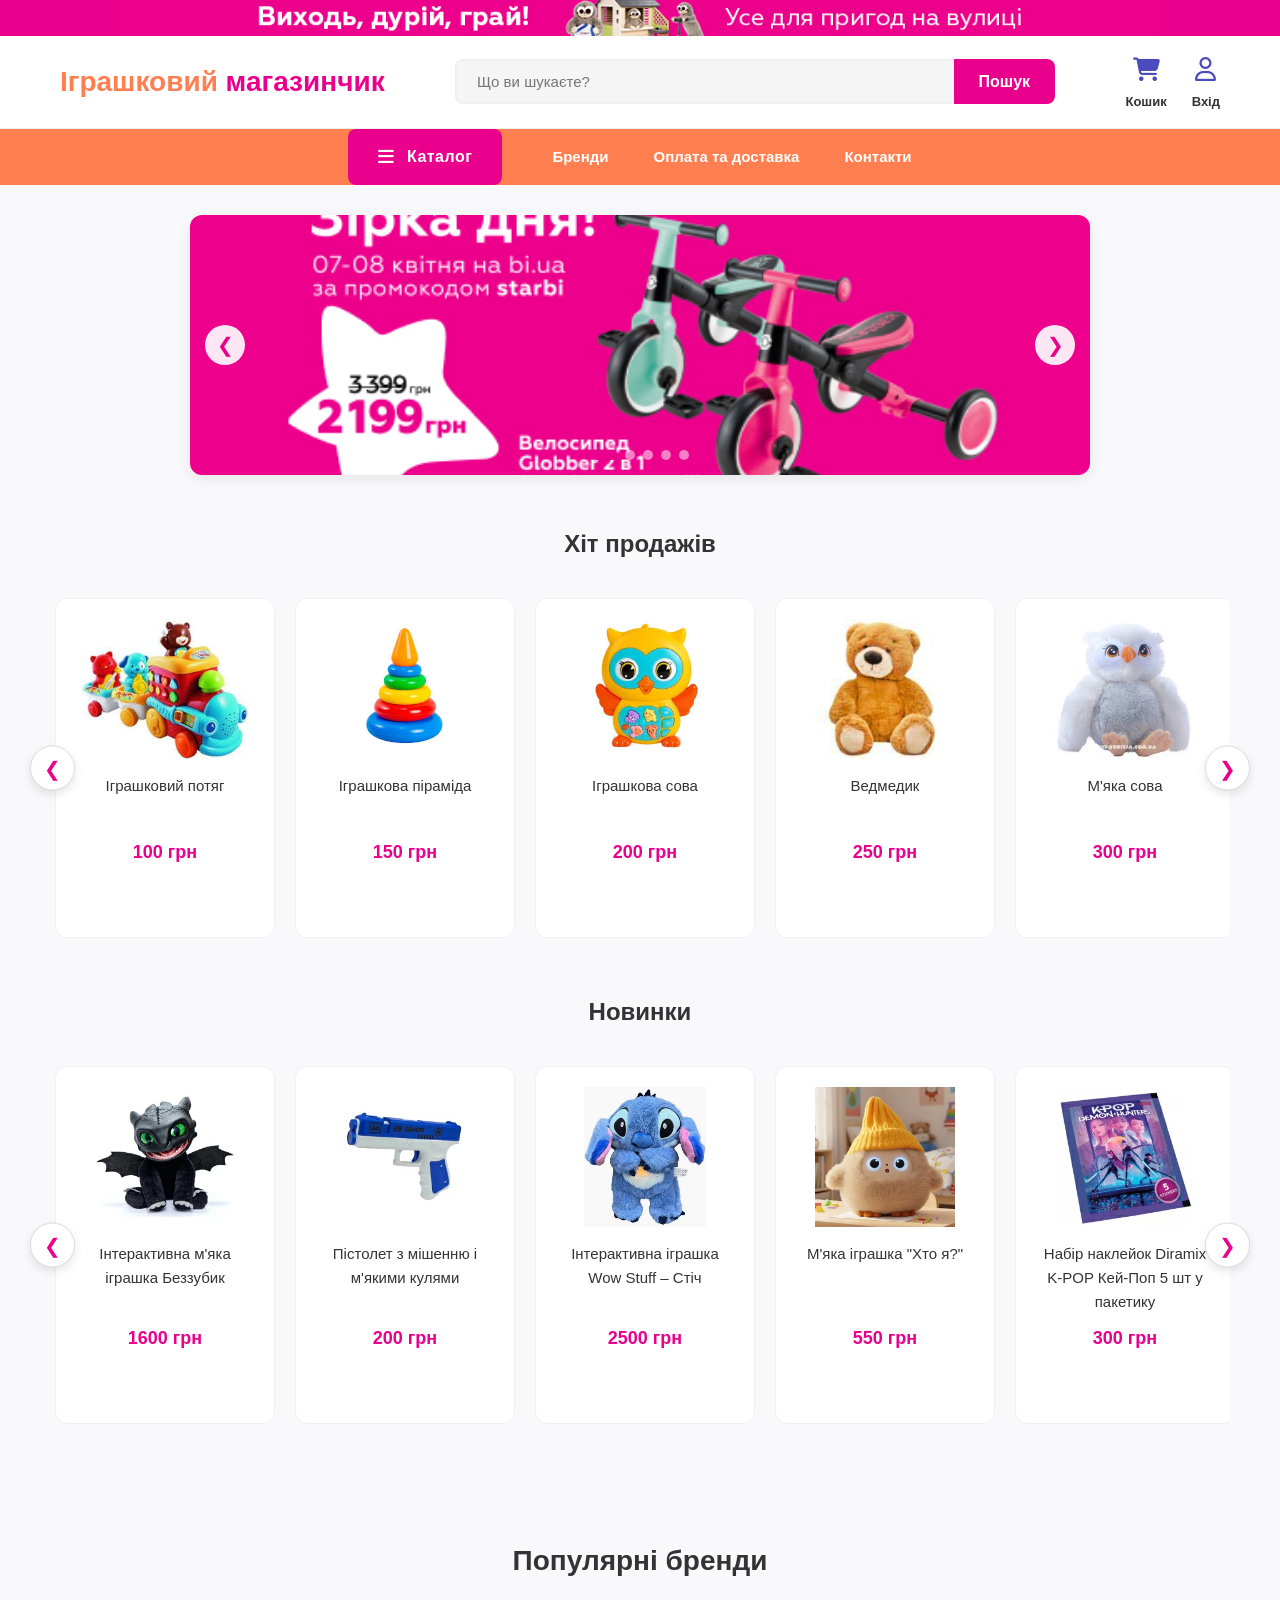
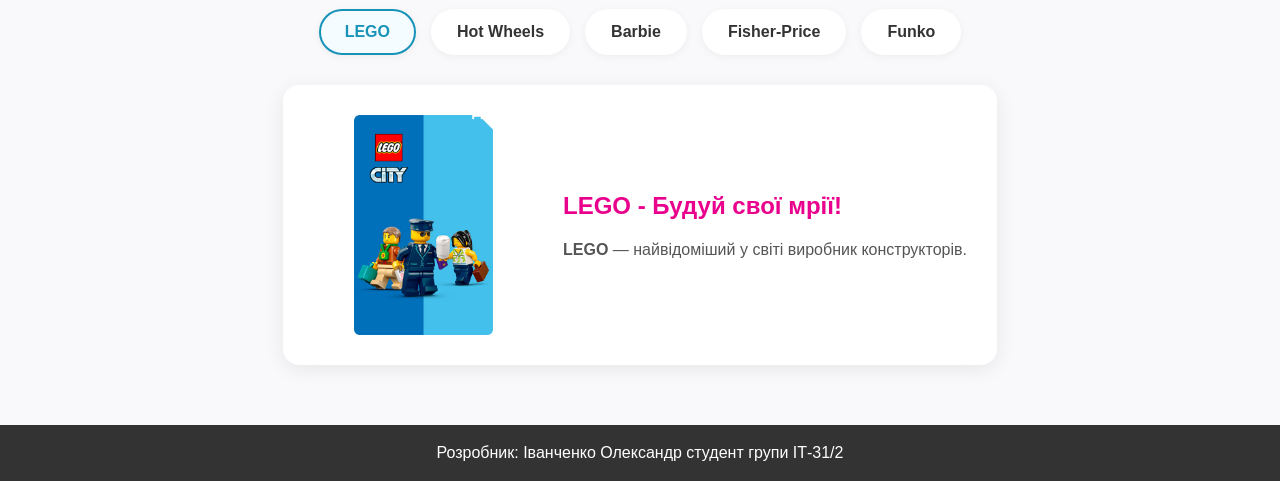
<file: main/index.html>
<!DOCTYPE html>
<html lang="uk">
<head>
    <meta charset="UTF-8">
    <meta name="viewport" content="width=device-width, initial-scale=1.0">
    <title>Магазин дитячих іграшок</title>
    <link rel="stylesheet" href="https://cdnjs.cloudflare.com/ajax/libs/font-awesome/6.4.0/css/all.min.css">
    <link rel="stylesheet" href="style.css">
</head>
<body>
    <div class="main_content">
        <div class="top-banner">
            <div class="banner-container">
                <img src="../Tovar/header.jpg" alt="Рекламний банер іграшок">
            </div>
        </div>
        <header class="top-header">
            <div class="header-container">
                <a href="index.html" class="logo">
                    <span>Іграшковий</span> магазинчик
                </a>
                <div class="search-box">
                    <input type="text" id="searchInput" placeholder="Що ви шукаєте?">
                    <button id="searchBtn">Пошук</button>
                </div>
                <div class="header-actions">
                </div>
            </div>
        </header>
        <nav>
            <a href="../catalog/catalog.php" class="catalog-btn">
                <i class="fa-solid fa-bars"></i>
                <span>Каталог</span>
            </a>
            <ul class="nav-menu">
                <li><a href="../brands/brands.html">Бренди</a></li>
                <li><a href="../dostavka/oplata.html">Оплата та доставка</a></li>
                <li><a href="../kontakti/kontakti.html">Контакти</a></li>
            </ul>
        </nav>
        
        <!-- Слайдер -->
        <section class="products-section">
            <div class="slider-container">
                <div class="slider">
                    <div class="slide"><img src="../Slider/slider_1.jpg" alt="Слайд 1"></div>
                    <div class="slide"><img src="../Slider/slider_2.jpg" alt="Слайд 2"></div>
                    <div class="slide"><img src="../Slider/slider_3.jpg" alt="Слайд 3"></div>
                    <div class="slide"><img src="../Slider/slider_4.jpg" alt="Слайд 4"></div>
                    <div class="slide"><img src="../Slider/slider_5.jpg" alt="Слайд 5"></div>
                </div>
                <button class="slider-btn prev-btn">❮</button>
                <button class="slider-btn next-btn">❯</button>
                <div class="slider-dots">
                    <span class="dot active"></span>
                    <span class="dot"></span>
                    <span class="dot"></span>
                    <span class="dot"></span>
                    <span class="dot"></span>
                </div>
            </div>
        </section>
        
        <!-- Хіт продажів -->
        <section class="products-section">
            <h2>Хіт продажів</h2>
            <div class="products-grid">
                <button class="btn-carusel prev">❮</button>
                <div class="products-carusel">
                    <div class="card_image">
                        <img src="../Tovar/image_1.jpg" alt="Потяг">
                        <p class="product-title">Іграшковий потяг</p>
                        <p class="product-price">100 грн</p>
                        <button class="buy-btn" data-id="json_1" data-name="Іграшковий потяг" data-price="100" data-image="image_1.jpg">Додати до кошика</button>
                    </div>

                    <div class="card_image">
                        <img src="../Tovar/image_2.jpg" alt="Піраміда">
                        <p class="product-title">Іграшкова піраміда</p>
                        <p class="product-price">150 грн</p>
                        <button class="buy-btn" data-id="json_2" data-name="Іграшкова піраміда" data-price="150" data-image="image_2.jpg">Додати до кошика</button>
                    </div>

                    <div class="card_image">
                        <img src="../Tovar/image_3.jpg" alt="Сова">
                        <p class="product-title">Іграшкова сова</p>
                        <p class="product-price">200 грн</p>
                        <button class="buy-btn" data-id="json_3" data-name="Іграшкова сова" data-price="200" data-image="image_3.jpg">Додати до кошика</button>
                    </div>

                    <div class="card_image">
                        <img src="../Tovar/image_4.jpg" alt="Ведмедик">
                        <p class="product-title">Ведмедик</p>
                        <p class="product-price">250 грн</p>
                        <button class="buy-btn" data-id="json_4" data-name="Ведмедик" data-price="250" data-image="image_4.jpg">Додати до кошика</button>
                    </div>

                    <div class="card_image">
                        <img src="../Tovar/image_5.jpg" alt="М'яка сова">
                        <p class="product-title">М'яка сова</p>
                        <p class="product-price">300 грн</p>
                        <button class="buy-btn" data-id="json_5" data-name="М'яка сова" data-price="300" data-image="image_5.jpg">Додати до кошика</button>
                    </div>

                    <div class="card_image">
                        <img src="../Tovar/image_6.jpg" alt="LEGO">
                        <p class="product-title">Набір LEGO</p>
                        <p class="product-price">350 грн</p>
                        <button class="buy-btn" data-id="json_6" data-name="Набір LEGO" data-price="350" data-image="image_6.jpg">Додати до кошика</button>
                    </div>
                </div>
                <button class="btn-carusel next">❯</button>
            </div>
        </section>

        <section class="products-section">
            <h2>Новинки</h2>
            <div class="products-grid">
                <button class="btn-carusel prev">❮</button>
                <div class="products-carusel">
                    <div class="card_image">
                        <img src="../Tovar/image_13.webp" alt="Bezzubik">
                        <p class="product-title">Інтерактивна м'яка іграшка Беззубик</p>
                        <p class="product-price">1600 грн</p>
                        <button class="buy-btn" data-id="new_1" data-name="Інтерактивна м'яка іграшка Беззубик" data-price="1600" data-image="image_13.webp">Додати до кошика</button>
                    </div>

                    <div class="card_image">
                        <img src="../Tovar/image_12.jpg" alt="Pistolety">
                        <p class="product-title">Пістолет з мішенню і м'якими кулями</p>
                        <p class="product-price">200 грн</p>
                        <button class="buy-btn" data-id="new_2" data-name="Пістолет з мішенню і м'якими кулями" data-price="200" data-image="image_12.jpg">Додати до кошика</button>
                    </div>

                    <div class="card_image">
                        <img src="../Tovar/image_9.webp" alt="Інтерактивна іграшка Wow Stuff – Стіч">
                        <p class="product-title">Інтерактивна іграшка Wow Stuff – Стіч</p>
                        <p class="product-price">2500 грн</p>
                        <button class="buy-btn" data-id="new_3" data-name="Інтерактивна іграшка Wow Stuff – Стіч" data-price="2500" data-image="image_9.webp">Додати до кошика</button>
                    </div>

                    <div class="card_image">
                        <img src="../Tovar/image_11.webp" alt="М'яка іграшка Хто я?">
                        <p class="product-title">М'яка іграшка "Хто я?"</p>
                        <p class="product-price">550 грн</p>
                        <button class="buy-btn" data-id="new_4" data-name="М'яка іграшка \"Хто я?\"" data-price="550" data-image="image_11.webp">Додати до кошика</button>
                    </div>

                    <div class="card_image">
                        <img src="../Tovar/image_10.jpg" alt="Набір наклейок Diramix K-POP Кей-Поп 5 шт у пакетику">
                        <p class="product-title">Набір наклейок Diramix K-POP Кей-Поп 5 шт у пакетику</p>
                        <p class="product-price">300 грн</p>
                        <button class="buy-btn" data-id="new_5" data-name="Набір наклейок Diramix K-POP Кей-Поп 5 шт у пакетику" data-price="300" data-image="image_10.jpg">Додати до кошика</button>
                    </div>

                    <div class="card_image">
                        <img src="../Tovar/image_10.webp" alt="Іграшковий камаз">
                        <p class="product-title">Іграшковий камаз</p>
                        <p class="product-price">370 грн</p>
                        <button class="buy-btn" data-id="new_6" data-name="Іграшковий камаз" data-price="370" data-image="image_10.webp">Додати до кошика</button>
                    </div>
                    <div class="card_image">
                        <img src="../Tovar/image_7.jpg" alt="М'яка іграшка хомяк">
                        <p class="product-title">М'яка іграшка хомяк</p>
                        <p class="product-price">890 грн</p>
                        <button class="buy-btn" data-id="new_7" data-name="М'яка іграшка хомяк" data-price="890" data-image="image_7.jpg">Додати до кошика</button>
                    </div>
                    <div class="card_image">
                        <img src="../Tovar/image_8.jpg" alt="М’яка іграшка «Пес Патрон»">
                        <p class="product-title">М’яка іграшка «Пес Патрон»</p>
                        <p class="product-price">900 грн</p>
                        <button class="buy-btn" data-id="new_8" data-name="М’яка іграшка «Пес Патрон»" data-price="900" data-image="image_8.jpg">Додати до кошика</button>
                    </div>
                </div>
                <button class="btn-carusel next">❯</button>
            </div>
        </section>

        <section class="brands-section">
            <h2>Популярні бренди</h2>
            <div class="brands-tabs">
                <button class="tab-btn active" onclick="ShowBrandTab(1)">LEGO</button>
                <button class="tab-btn" onclick="ShowBrandTab(2)">Hot Wheels</button>
                <button class="tab-btn" onclick="ShowBrandTab(3)">Barbie</button>
                <button class="tab-btn" onclick="ShowBrandTab(4)">Fisher-Price</button>
                <button class="tab-btn" onclick="ShowBrandTab(5)">Funko</button>
            </div>
            <div id="tab_content_box" class="tab-content-box">
                <h3>LEGO</h3><p>Найкращі конструктори для розвитку уяви.</p>
            </div>
        </section>

        <footer>Розробник: Іванченко Олександр студент групи ІТ-31/2</footer>
    </div>
    
    <script src="../koshik/cart.js"></script>
    <script src="check_user.js"></script>
    <script src="script.js"></script>
    <script src="tabs.js"></script>
    <script src="poshuk.js"></script>
</body>
</html>
</file>
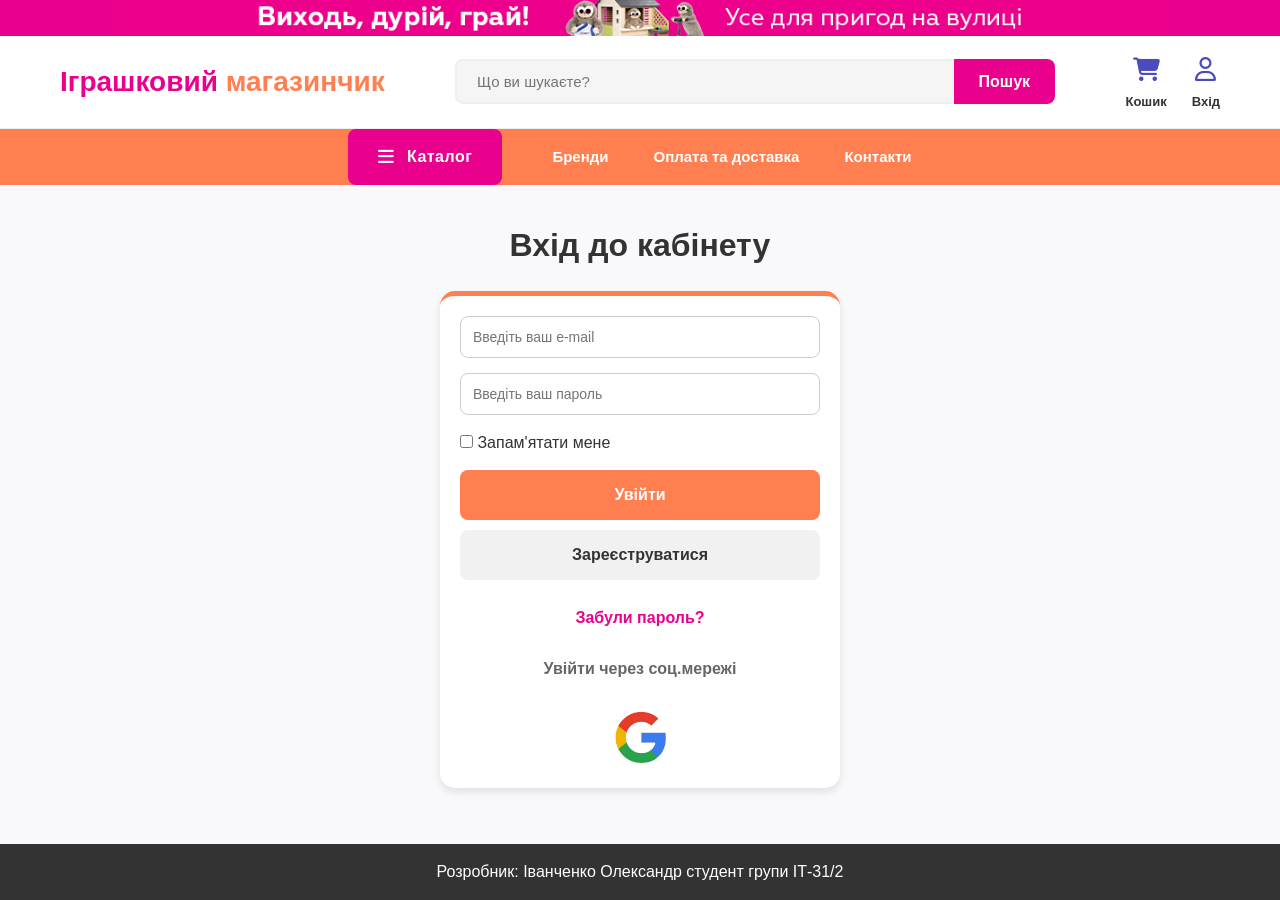
<file: authorization/auth.html>
<!DOCTYPE html>
<html lang="en">
<head>
    <meta charset="UTF-8">
    <meta name="viewport" content="width=device-width, initial-scale=1.0">
    <title>Вхід</title>
    <link rel="stylesheet" href="../main/style.css">
    <link rel="stylesheet" href="auth_style.css">
    <link rel="stylesheet" href="https://cdnjs.cloudflare.com/ajax/libs/font-awesome/6.4.0/css/all.min.css">
</head>
<body>
    <div class="main_content">
        <div class="top-banner">
    <div class="banner-container">
        <img src="../Tovar/header.jpg" alt="Банер Іграшки">
    </div>
</div>
<div class="top-header">
    <div class="header-container">
        <a href="../main/index.html" class="logo">Іграшковий <span>магазинчик</span></a>
        
        <div class="search-box">
            <input type="text" placeholder="Що ви шукаєте?">
            <button type="button">Пошук</button>
        </div>
        
        <div class="header-actions">
            <a href="../koshik/cart.html" class="action-item">
                <div class="icon-wrap">
                    <i class="fas fa-shopping-cart"></i>
                    <span class="badge">0</span>
                </div>
                Кошик
            </a>
            <a href="auth.html" class="action-item">
                <div class="icon-wrap">
                    <i class="fas fa-user"></i>
                </div>
                Вхід
            </a>
        </div>
    </div>
</div>
        <nav>
            <div class="nav-container">
                <a href="../catalog/catalog.php" class="catalog-btn">
                    <i class="fa-solid fa-bars"></i>
                    <span>Каталог</span>
                </a>
                <ul class="nav-menu">
                    <li><a href="../brands/brands.html">Бренди</a></li>
                    <li><a href="../dostavka/oplata.html">Оплата та доставка</a></li>
                    <li><a href="../kontakti/kontakti.html">Контакти</a></li>
                </ul>
            </div>
        </nav>
       <h1>Вхід до кабінету</h1>
        <div class="auth-container">
            <form id="auth-form" method="post" action="auth.php">
                <input type="email" id="email" placeholder="Введіть ваш e-mail" name="email">
                <div class="error-msg" id="emailError"></div>
                <input type="password" id="password" placeholder="Введіть ваш пароль" name="password">
                <div class="error-msg" id="passwordError"></div>
                <input type="checkbox" id="remember" name="remember">
                <label for="remember">Запам'ятати мене</label>
                <button type="submit">Увійти</button>
                <button type="button" onclick="window.location.href='../registration/register.html'">Зареєструватися</button>
                <a href="#">Забули пароль?</a>
                <h3>Увійти через соц.мережі</h3>
                <a href="#"><img src="../Tovar/google.png" alt="Google" class="google-icon"></a> 
            </form>
        </div>
        <footer>Розробник: Іванченко Олександр студент групи ІТ-31/2</footer>
    </div>
<script src="../main/check_user.js"></script>
</body>
</html>
</file>
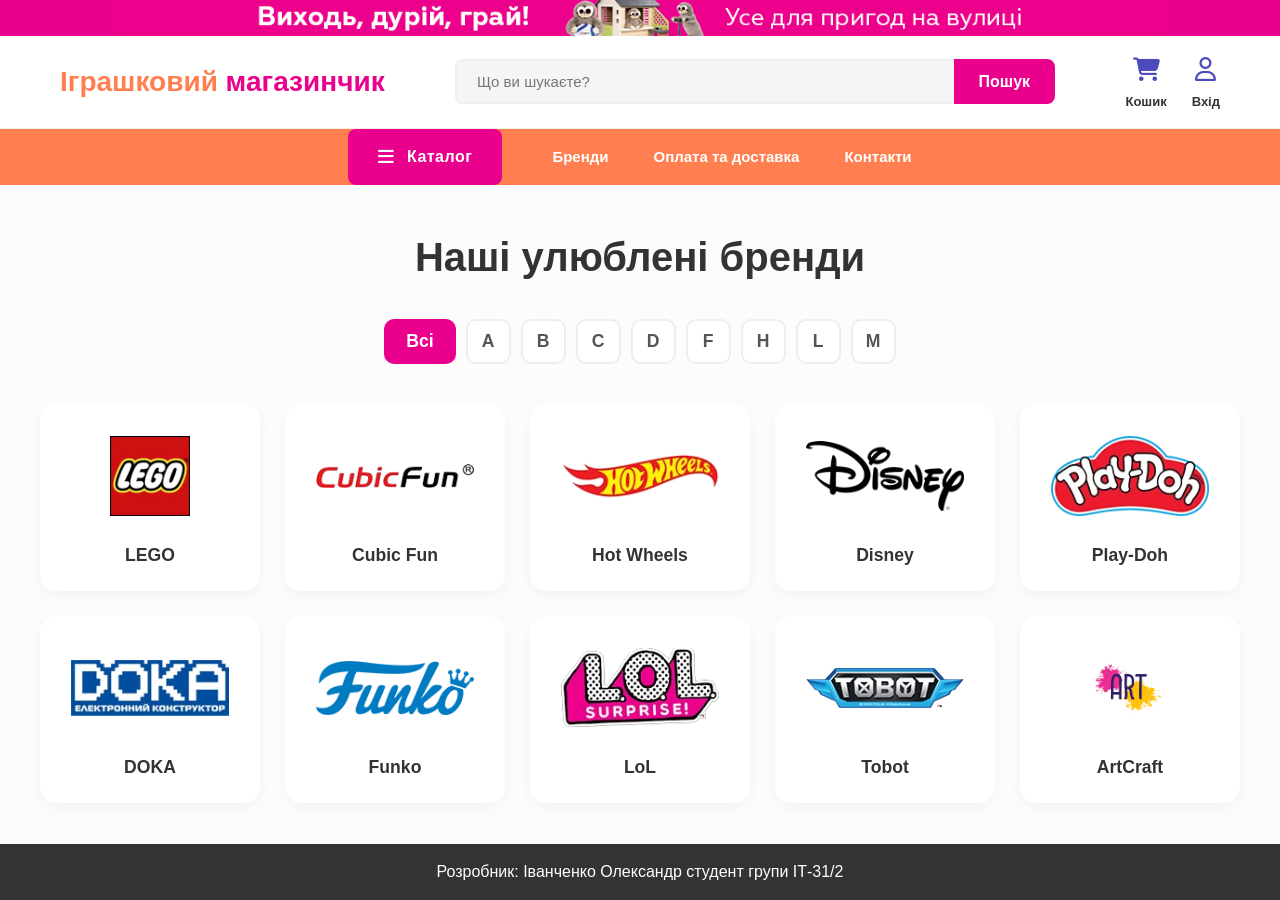
<file: brands/brands.html>
<!DOCTYPE html>
<html lang="uk">
<head>
    <meta charset="UTF-8">
    <meta name="viewport" content="width=device-width, initial-scale=1.0">
    <title>Магазин дитячих іграшок</title>
    <link rel="stylesheet" href="https://cdnjs.cloudflare.com/ajax/libs/font-awesome/6.4.0/css/all.min.css">
    <link rel="stylesheet" href="../main/style.css">
    <link rel="stylesheet" href="brands.css">
</head>
<body>
    <div class="main_content">
        <div class="top-banner">
            <div class="banner-container">
                <img src="../Tovar/header.jpg" alt="Рекламний банер іграшок">
            </div>
        </div>
        <header class="top-header">
            <div class="header-container">
                <a href="../main/index.html" class="logo">
                    <span>Іграшковий</span> магазинчик
                </a>
                <div class="search-box">
                    <input type="text" id="searchInput" placeholder="Що ви шукаєте?">
                    <button id="searchBtn">Пошук</button>
                </div>
                <div class="header-actions">
                </div>
            </div>
        </header>
        <nav>
            <a href="../catalog/catalog.php" class="catalog-btn">
                <i class="fa-solid fa-bars"></i>
                <span>Каталог</span>
            </a>
            <ul class="nav-menu">
                <li><a href="../brands/brands.html">Бренди</a></li>
                <li><a href="../dostavka/oplata.html">Оплата та доставка</a></li>
                <li><a href="../kontakti/kontakti.html">Контакти</a></li>
            </ul>
        </nav>
        <main class="brands-page">
            <div class="brands-container">
                <h1 class="page-title">Наші улюблені бренди</h1>
                
                <div class="alphabet-filter" id="alphabetFilter">
                    <button class="letter-btn active">Всі</button>
                    <button class="letter-btn">A</button>
                    <button class="letter-btn">B</button>
                    <button class="letter-btn">C</button>
                    <button class="letter-btn">D</button>
                    <button class="letter-btn">F</button>
                    <button class="letter-btn">H</button>
                    <button class="letter-btn">L</button>
                    <button class="letter-btn">M</button>
                </div>

                <div class="brands-grid" id="brandsGrid">
                    <a href="#" class="brand-card">
                        <div class="brand-logo-wrap">
                            <img src="../brand/lego.png" alt="LEGO">
                        </div>
                        <h3>LEGO</h3>
                    </a>
                    
                    <a href="#" class="brand-card">
                        <div class="brand-logo-wrap">
                            <img src="../brand/cubicfun.png" alt="Cubic Fun">
                        </div>
                        <h3>Cubic Fun</h3>
                    </a>
                    
                    <a href="#" class="brand-card">
                        <div class="brand-logo-wrap">
                            <img src="../brand/hotweels.png" alt="Hot Wheels">
                        </div>
                        <h3>Hot Wheels</h3>
                    </a>

                    <a href="#" class="brand-card">
                        <div class="brand-logo-wrap">
                            <img src="../brand/disney.png" alt="Disney">
                        </div>
                        <h3>Disney</h3>
                    </a>
                    <a href="#" class="brand-card">
                        <div class="brand-logo-wrap">
                            <img src="../brand/doh.png" alt="Play-Doh">
                        </div>
                        <h3>Play-Doh</h3>
                    </a>
                    <a href="#" class="brand-card">
                        <div class="brand-logo-wrap">
                            <img src="../brand/doka.png" alt="DOKA">
                        </div>
                        <h3>DOKA</h3>
                    </a>
                    <a href="#" class="brand-card">
                        <div class="brand-logo-wrap">
                            <img src="../brand/funco.png" alt="Funko">
                        </div>
                        <h3>Funko</h3>
                    </a>
                    <a href="#" class="brand-card">
                        <div class="brand-logo-wrap">
                            <img src="../brand/lol.png" alt="LoL">
                        </div>
                        <h3>LoL</h3>
                    </a>
                    <a href="#" class="brand-card">
                        <div class="brand-logo-wrap">
                            <img src="../brand/tobot.png" alt="Tobot">
                        </div>
                        <h3>Tobot</h3>
                    </a>
                    <a href="#" class="brand-card">
                        <div class="brand-logo-wrap">
                            <img src="../brand/art.png" alt="ArtCraft">
                        </div>
                        <h3>ArtCraft</h3>
                    </a>
                </div>
            </div>
        </main>
        <footer>Розробник: Іванченко Олександр студент групи ІТ-31/2</footer>
    </div>
    
    <script src="../koshik/cart.js"></script>
    <script src="../main/check_user.js"></script>
    <script src="../main/poshuk.js"></script>
</body>
</html>
</file>
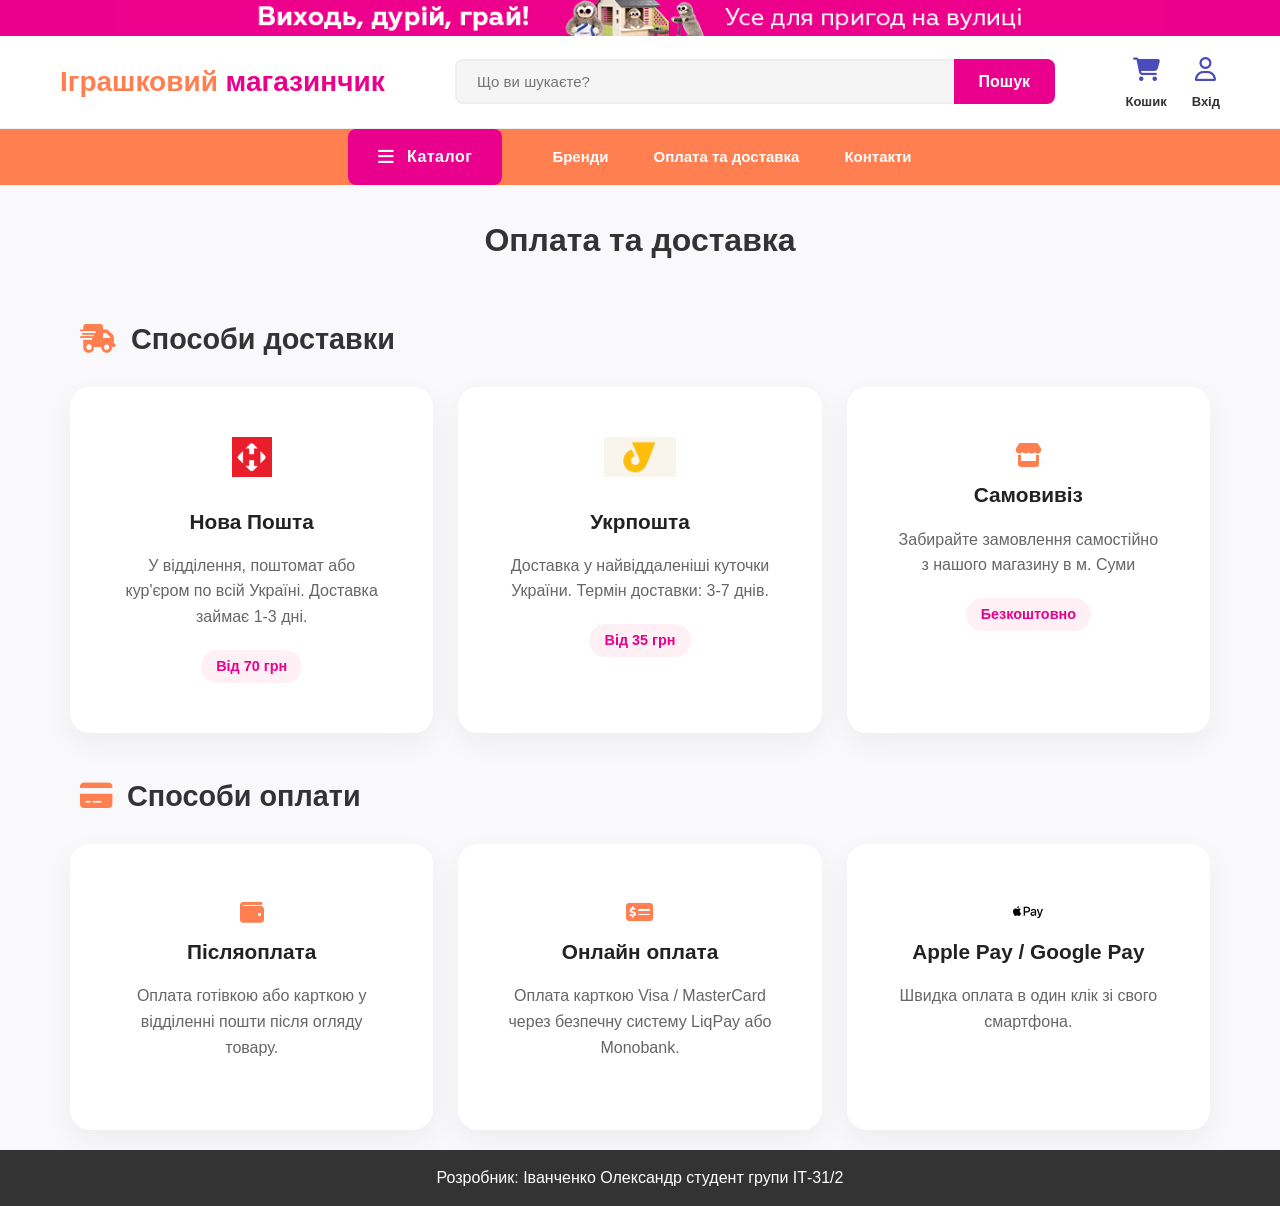
<file: dostavka/oplata.html>
<!DOCTYPE html>
<html lang="uk">
<head>
    <meta charset="UTF-8">
    <meta name="viewport" content="width=device-width, initial-scale=1.0">
    <title>Магазин дитячих іграшок</title>
    <link rel="stylesheet" href="https://cdnjs.cloudflare.com/ajax/libs/font-awesome/6.4.0/css/all.min.css">
    <link rel="stylesheet" href="../main/style.css">
    <link rel="stylesheet" href="oplata.css">
</head>
<body>
    <div class="main_content">
        <div class="top-banner">
            <div class="banner-container">
                <img src="../Tovar/header.jpg" alt="Рекламний банер іграшок">
            </div>
        </div>
        <header class="top-header">
            <div class="header-container">
                <a href="../main/index.html" class="logo">
                    <span>Іграшковий</span> магазинчик
                </a>
                <div class="search-box">
                    <input type="text" id="searchInput" placeholder="Що ви шукаєте?">
                    <button id="searchBtn">Пошук</button>
                </div>
                <div class="header-actions">
                </div>
            </div>
        </header>
        <nav>
            <a href="../catalog/catalog.php" class="catalog-btn">
                <i class="fa-solid fa-bars"></i>
                <span>Каталог</span>
            </a>
            <ul class="nav-menu">
                <li><a href="../brands/brands.html">Бренди</a></li>
                <li><a href="../dostavka/oplata.html">Оплата та доставка</a></li>
                <li><a href="../kontakti/kontakti.html">Контакти</a></li>
            </ul>
        </nav>
        <main class="info-page">
            <div class="container">
                <h1>Оплата та доставка</h1>

                <section class="info-section">
                    <h2 class="section-subtitle"><i class="fa-solid fa-truck-fast"></i> Способи доставки</h2>
                    <div class="info-grid">
                        <div class="info-card">
                            <img src="../Tovar/nova_poshta.jpg" alt="Нова Пошта" class="brand-mini-logo">
                            <h3>Нова Пошта</h3>
                            <p>У відділення, поштомат або кур'єром по всій Україні. Доставка займає 1-3 дні.</p>
                            <span class="price-tag">Від 70 грн</span>
                        </div>
                        <div class="info-card">
                            <img src="../Tovar/ukr-poshta.png" alt="Укрпошта" class="brand-mini-logo">
                            <h3>Укрпошта</h3>
                            <p>Доставка у найвіддаленіші куточки України. Термін доставки: 3-7 днів.</p>
                            <span class="price-tag">Від 35 грн</span>
                        </div>
                        <div class="info-card">
                            <div class="icon-wrap"><i class="fa-solid fa-store"></i></div>
                            <h3>Самовивіз</h3>
                            <p>Забирайте замовлення самостійно з нашого магазину в м. Суми</p>
                            <span class="price-tag">Безкоштовно</span>
                        </div>
                    </div>
                </section>

                <section class="info-section">
                    <h2 class="section-subtitle"><i class="fa-solid fa-credit-card"></i> Способи оплати</h2>
                    <div class="info-grid">
                        <div class="info-card">
                            <div class="icon-wrap"><i class="fa-solid fa-wallet"></i></div>
                            <h3>Післяоплата</h3>
                            <p>Оплата готівкою або карткою у відділенні пошти після огляду товару.</p>
                        </div>
                        <div class="info-card">
                            <div class="icon-wrap"><i class="fa-solid fa-money-check-dollar"></i></div>
                            <h3>Онлайн оплата</h3>
                            <p>Оплата карткою Visa / MasterCard через безпечну систему LiqPay або Monobank.</p>
                        </div>
                        <div class="info-card">
                            <div class="icon-wrap"><i class="fa-brands fa-apple-pay"></i></div>
                            <h3>Apple Pay / Google Pay</h3>
                            <p>Швидка оплата в один клік зі свого смартфона.</p>
                        </div>
                    </div>
                </section>
            </div>
        </main>
        <footer>Розробник: Іванченко Олександр студент групи ІТ-31/2</footer>
        
        <script src="../koshik/cart.js"></script>
        <script src="../main/check_user.js"></script>
        <script src="../main/poshuk.js"></script>
    </div>
</body>
</html>
</file>
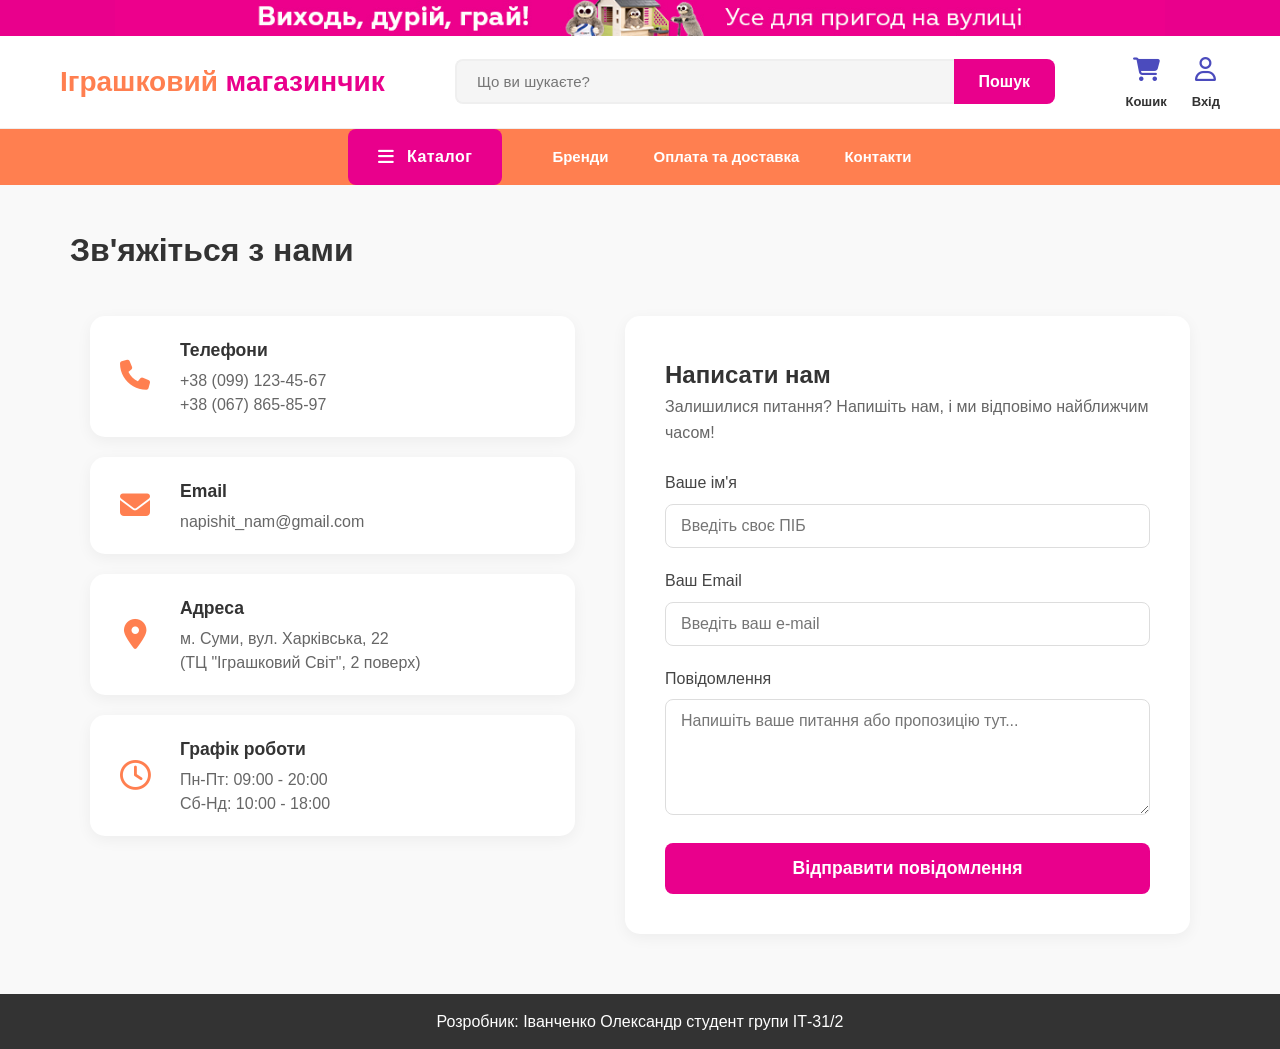
<file: kontakti/kontakti.html>
<!DOCTYPE html>
<html lang="uk">
<head>
    <meta charset="UTF-8">
    <meta name="viewport" content="width=device-width, initial-scale=1.0">
    <title>Магазин дитячих іграшок</title>
    <link rel="stylesheet" href="https://cdnjs.cloudflare.com/ajax/libs/font-awesome/6.4.0/css/all.min.css">
    <link rel="stylesheet" href="../main/style.css">
    <link rel="stylesheet" href="kontakti.css">
</head>
<body>
    <div class="main_content">
        <div class="top-banner">
            <div class="banner-container">
                <img src="../Tovar/header.jpg" alt="Рекламний банер іграшок">
            </div>
        </div>
        <header class="top-header">
            <div class="header-container">
                <a href="../main/index.html" class="logo">
                    <span>Іграшковий</span> магазинчик
                </a>
                <div class="search-box">
                    <input type="text" id="searchInput" placeholder="Що ви шукаєте?">
                    <button id="searchBtn">Пошук</button>
                </div>
                <div class="header-actions">
                </div>
            </div>
        </header>
        <nav>
            <a href="../catalog/catalog.php" class="catalog-btn">
                <i class="fa-solid fa-bars"></i>
                <span>Каталог</span>
            </a>
            <ul class="nav-menu">
                <li><a href="../brands/brands.html">Бренди</a></li>
                <li><a href="../dostavka/oplata.html">Оплата та доставка</a></li>
                <li><a href="../kontakti/kontakti.html">Контакти</a></li>
            </ul>
        </nav>
        <main class="contacts-page">
            <div class="container">
                <h1 class="page-title">Зв'яжіться з нами</h1>

                <div class="contacts-wrapper">
                    <div class="contact-info">
                        <div class="contact-card">
                            <div class="icon-wrap"><i class="fa-solid fa-phone"></i></div>
                            <div>
                                <h3>Телефони</h3>
                                <p><a href="tel:+380991234567">+38 (099) 123-45-67</a></p>
                                <p><a href="tel:+380678658597">+38 (067) 865-85-97</a></p>
                            </div>
                        </div>

                        <div class="contact-card">
                            <div class="icon-wrap"><i class="fa-solid fa-envelope"></i></div>
                            <div>
                                <h3>Email</h3>
                                <p><a href="mailto:info@toyshop.com.ua">napishit_nam@gmail.com</a></p>
                            </div>
                        </div>

                        <div class="contact-card">
                            <div class="icon-wrap"><i class="fa-solid fa-location-dot"></i></div>
                            <div>
                                <h3>Адреса</h3>
                                <p>м. Суми, вул. Харківська, 22<br>(ТЦ "Іграшковий Світ", 2 поверх)</p>
                            </div>
                        </div>

                        <div class="contact-card">
                            <div class="icon-wrap"><i class="fa-regular fa-clock"></i></div>
                            <div>
                                <h3>Графік роботи</h3>
                                <p>Пн-Пт: 09:00 - 20:00<br>Сб-Нд: 10:00 - 18:00</p>
                            </div>
                        </div>
                    </div>

                    <div class="contact-form-container">
                        <h2>Написати нам</h2>
                        <p>Залишилися питання? Напишіть нам, і ми відповімо найближчим часом!</p>
                        <form class="contact-form">
                            <div class="form-group">
                                <label for="name">Ваше ім'я</label>
                                <input type="text" id="name" placeholder="Введіть своє ПІБ" required>
                            </div>
                            <div class="form-group">
                                <label for="email">Ваш Email</label>
                                <input type="email" id="email" placeholder="Введіть ваш e-mail" required>
                            </div>
                            <div class="form-group">
                                <label for="message">Повідомлення</label>
                                <textarea id="message" rows="5" placeholder="Напишіть ваше питання або пропозицію тут..." required></textarea>
                            </div>
                            <button type="submit" class="submit-btn">Відправити повідомлення</button>
                        </form>
                    </div>
                </div>
            </div>
        </main>
        <footer>Розробник: Іванченко Олександр студент групи ІТ-31/2</footer>
        
        <script src="../koshik/cart.js"></script>
        <script src="../main/check_user.js"></script>
        <script src="../main/poshuk.js"></script>
    </div>
</body>
</html>
</file>
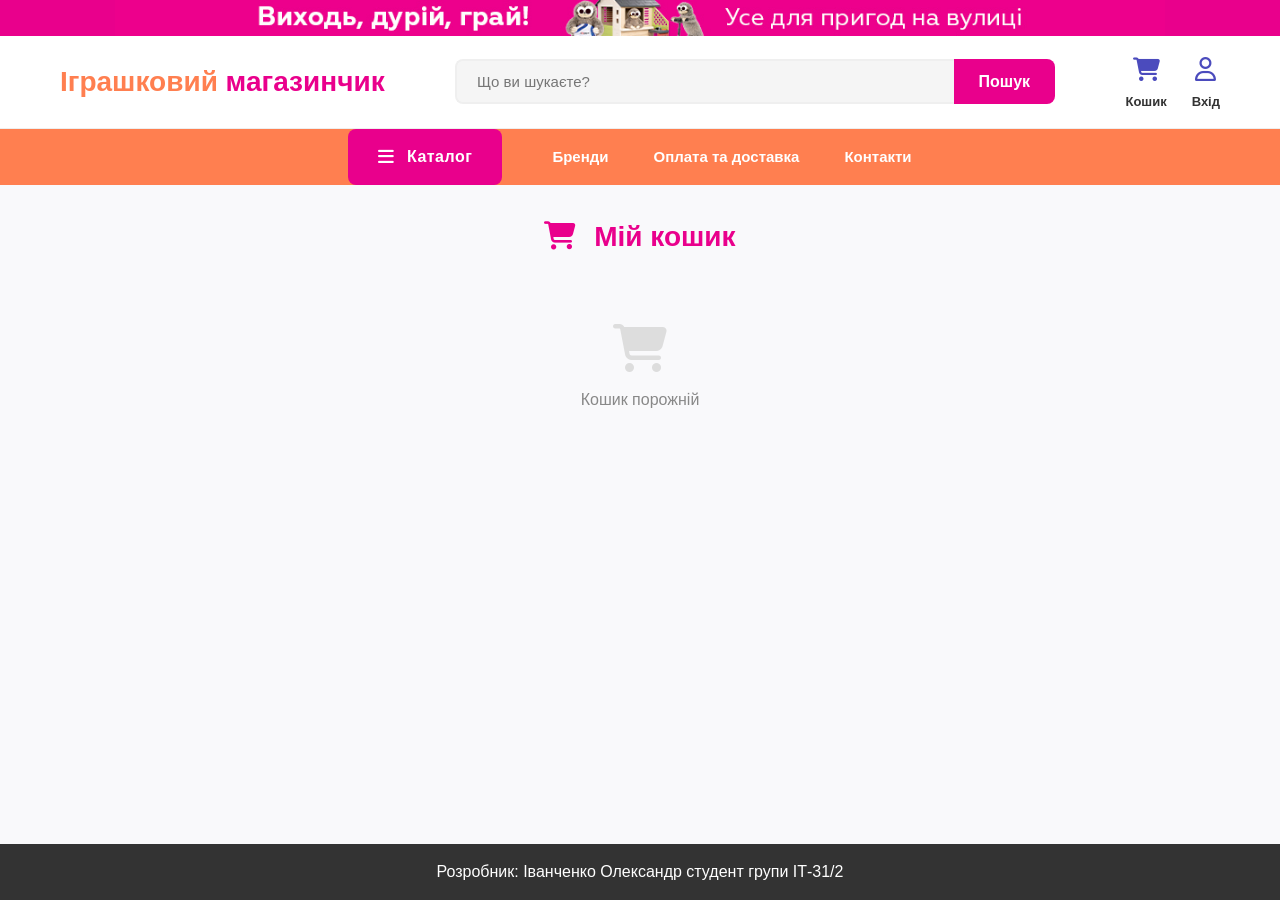
<file: koshik/cart.html>
<!DOCTYPE html>
<html lang="uk">
<head>
    <meta charset="UTF-8">
    <meta name="viewport" content="width=device-width, initial-scale=1.0">
    <title>Мій кошик</title>
    <link rel="stylesheet" href="../main/style.css"> 
    <link rel="stylesheet" href="https://cdnjs.cloudflare.com/ajax/libs/font-awesome/6.4.0/css/all.min.css">
    <link rel="stylesheet" href="cart.css">
</head>
<body>
    <div class="main_content">
        <div class="top-banner">
            <div class="banner-container">
                <img src="../Tovar/header.jpg" alt="Рекламний банер іграшок">
            </div>
        </div>
        
        <header class="top-header">
            <div class="header-container">
                <a href="../main/index.html" class="logo">
                    <span>Іграшковий</span> магазинчик
                </a>
                <div class="search-box">
                    <input type="text" id="searchInput" placeholder="Що ви шукаєте?">
                    <button id="searchBtn">Пошук</button>
                </div>
                <div class="header-actions">
                </div>
            </div>
        </header>
        
        <nav>
            <a href="../catalog/catalog.php" class="catalog-btn">
                <i class="fa-solid fa-bars"></i>
                <span>Каталог</span>
            </a>
            <ul class="nav-menu">
                <li><a href="../brands/brands.html">Бренди</a></li>
                <li><a href="../dostavka/oplata.html">Оплата та доставка</a></li>
                <li><a href="../kontakti/kontakti.html">Контакти</a></li>
            </ul>
        </nav>
        
        <main class="cart-page">
            <h2 class="cart-title">
                <i class="fa-solid fa-cart-shopping"></i> Мій кошик
            </h2>
            
            <div id="basket-content">
                <div class="cart-empty">
                    <i class="fa-solid fa-cart-shopping cart-empty-icon"></i>
                    <p>Кошик порожній</p>
                </div>
            </div>
        </main>

    </div> 
    
    <footer>Розробник: Іванченко Олександр студент групи ІТ-31/2</footer>
    
    <script src="cart.js"></script>
    <script src="../main/check_user.js"></script>
</body>
</html>
</file>
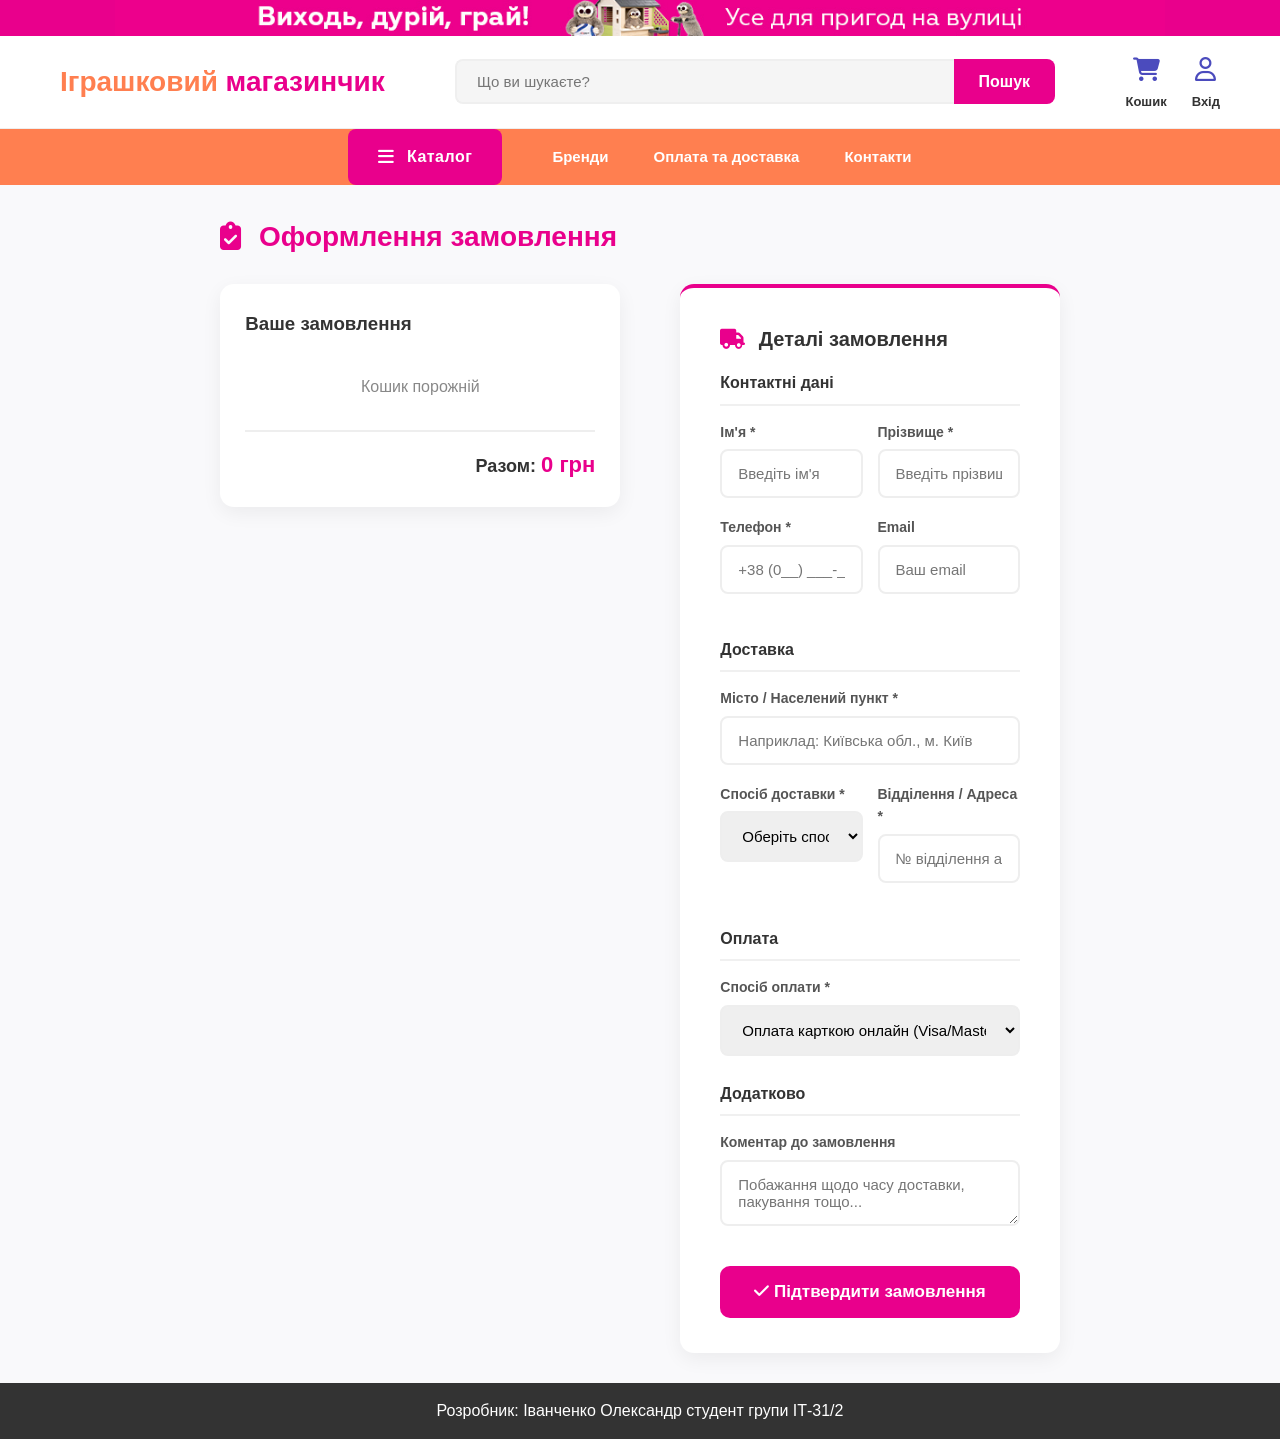
<file: koshik/checkout.html>
<!DOCTYPE html>
<html lang="uk">
<head>
    <meta charset="UTF-8">
    <meta name="viewport" content="width=device-width, initial-scale=1.0">
    <title>Оформлення замовлення</title>
    <link rel="stylesheet" href="../main/style.css"> 
    <link rel="stylesheet" href="https://cdnjs.cloudflare.com/ajax/libs/font-awesome/6.4.0/css/all.min.css">
    <link rel="stylesheet" href="cart.css">
</head>
<body>
    <div class="main_content">
        <div class="top-banner">
            <div class="banner-container">
                <img src="../Tovar/header.jpg" alt="Рекламний банер іграшок">
            </div>
        </div>
        
        <header class="top-header">
            <div class="header-container">
                <a href="../main/index.html" class="logo">
                    <span>Іграшковий</span> магазинчик
                </a>
                <div class="search-box">
                    <input type="text" id="searchInput" placeholder="Що ви шукаєте?">
                    <button id="searchBtn">Пошук</button>
                </div>
                <div class="header-actions">
                </div>
            </div>
        </header>
        
        <nav>
            <a href="../catalog/catalog.php" class="catalog-btn">
                <i class="fa-solid fa-bars"></i>
                <span>Каталог</span>
            </a>
            <ul class="nav-menu">
                <li><a href="../brands/brands.html">Бренди</a></li>
                <li><a href="../dostavka/oplata.html">Оплата та доставка</a></li>
                <li><a href="../kontakti/kontakti.html">Контакти</a></li>
            </ul>
        </nav>
        
        <main class="checkout-page">
            <h2 class="checkout-title">
                <i class="fa-solid fa-clipboard-check"></i> Оформлення замовлення
            </h2>
            
            <div class="checkout-layout">
                <div class="checkout-items-col">
                    <h3>Ваше замовлення</h3>
                    <div id="checkout-items">
                        <p style="color: #888; text-align: center; padding: 20px;">Кошик порожній</p>
                    </div>
                    <div class="checkout-total" id="checkoutTotal">
                        Разом: <span>0 грн</span>
                    </div>
                </div>
                <div class="checkout-form-col">
                    <div class="order-form">
                        <h3><i class="fa-solid fa-truck"></i> Деталі замовлення</h3>
                        <h4 class="form-section-title">Контактні дані</h4>
                        <div class="form-row">
                            <div class="form-group form-col">
                                <label>Ім'я *</label>
                                <input type="text" id="orderFirstName" placeholder="Введіть ім'я">
                            </div>
                            <div class="form-group form-col">
                                <label>Прізвище *</label>
                                <input type="text" id="orderLastName" placeholder="Введіть прізвище">
                            </div>
                        </div>
                        
                        <div class="form-row">
                            <div class="form-group form-col">
                                <label>Телефон *</label>
                                <input type="tel" id="orderPhone" placeholder="+38 (0__) ___-__-__">
                            </div>
                            <div class="form-group form-col">
                                <label>Email</label>
                                <input type="email" id="orderEmail" placeholder="Ваш email">
                            </div>
                        </div>

                        <!-- Розділ: Доставка -->
                        <h4 class="form-section-title">Доставка</h4>
                        <div class="form-group">
                            <label>Місто / Населений пункт *</label>
                            <input type="text" id="orderCity" placeholder="Наприклад: Київська обл., м. Київ">
                        </div>
                        
                        <div class="form-row">
                            <div class="form-group form-col">
                                <label>Спосіб доставки *</label>
                                <select id="orderDelivery">
                                    <option value="" disabled selected>Оберіть спосіб</option>
                                    <option value="nova_poshta">Нова Пошта (у відділення)</option>
                                    <option value="nova_poshta_courier">Нова Пошта (кур'єр)</option>
                                    <option value="ukrposhta">Укрпошта</option>
                                    <option value="pickup">Самовивіз (м. Суми)</option>
                                </select>
                            </div>
                            <div class="form-group form-col">
                                <label>Відділення / Адреса *</label>
                                <input type="text" id="orderAddress" placeholder="№ відділення або вулиця">
                            </div>
                        </div>
                        <h4 class="form-section-title">Оплата</h4>
                        <div class="form-group">
                            <label>Спосіб оплати *</label>
                            <select id="orderPayment">
                                <option value="card">Оплата карткою онлайн (Visa/Mastercard)</option>
                                <option value="cod">Накладений платіж (при отриманні)</option>
                                <option value="cash">Готівкою (при самовивозі)</option>
                            </select>
                        </div>
                        <h4 class="form-section-title">Додатково</h4>
                        <div class="form-group">
                            <label>Коментар до замовлення</label>
                            <textarea id="orderComment" rows="2" placeholder="Побажання щодо часу доставки, пакування тощо..."></textarea>
                        </div>

                        <button class="btn-submit-order" onclick="submitCheckout()">
                            <i class="fa-solid fa-check"></i> Підтвердити замовлення
                        </button>
                    </div>
                </div>
            </div>
        </main>

    </div> 
    
    <footer>Розробник: Іванченко Олександр студент групи ІТ-31/2</footer>
    
    <script src="checkout.js"></script>
    <script src="../main/check_user.js"></script>
</body>
</html>
</file>
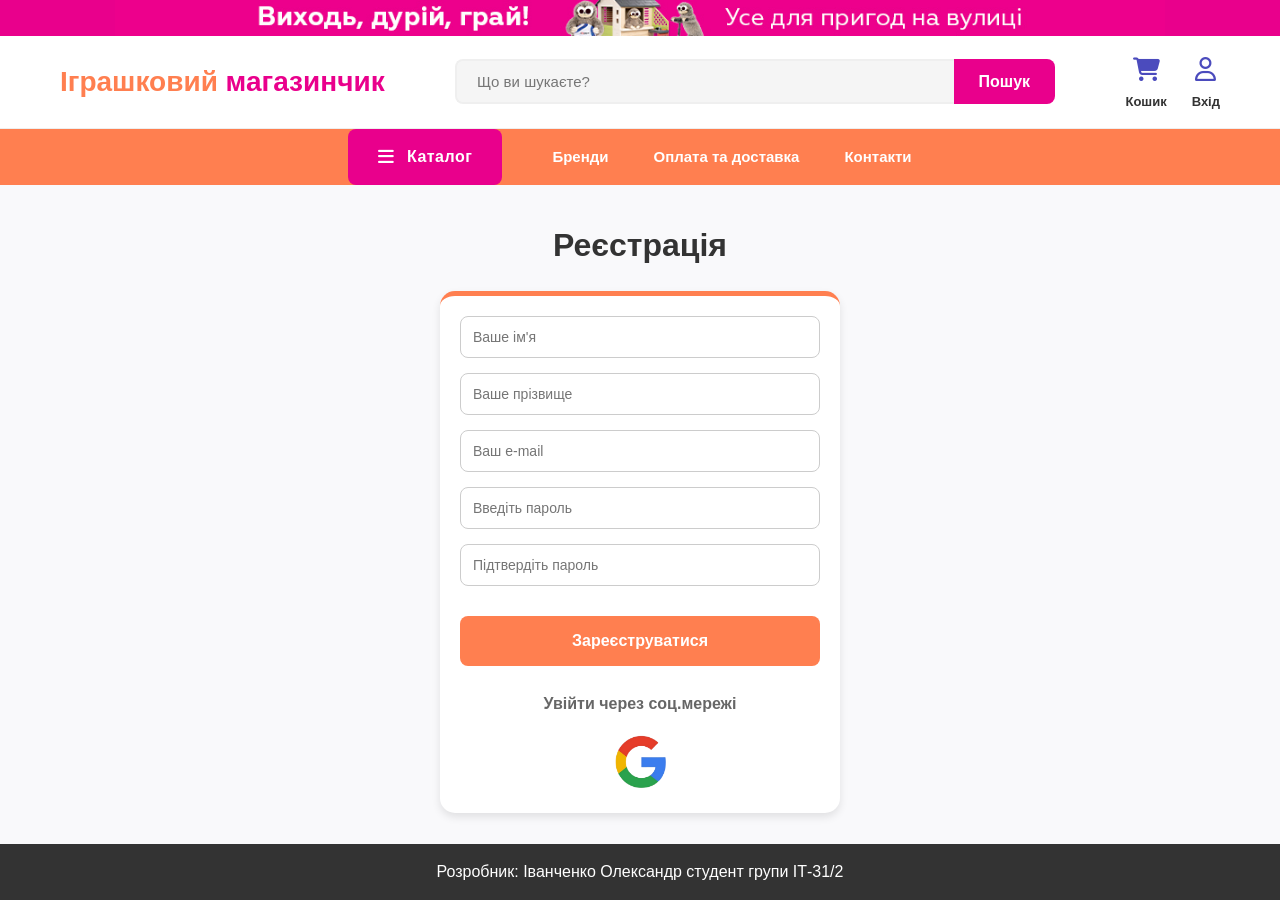
<file: registration/register.html>
<!DOCTYPE html>
<html lang="en">
<head>
    <meta charset="UTF-8">
    <meta name="viewport" content="width=device-width, initial-scale=1.0">
    <title>Реєстрація</title>
    <link rel="stylesheet" href="https://cdnjs.cloudflare.com/ajax/libs/font-awesome/6.4.0/css/all.min.css">
    <link rel ="stylesheet" href="register.css">
    <link rel="stylesheet" href ="../main/style.css">
</head>
<body>
    <div class="main_content">
       <div class="top-banner">
            <div class="banner-container">
                <img src="../Tovar/header.jpg" alt="Рекламний банер іграшок">
            </div>
        </div>
        <header class="top-header">
            <div class="header-container">
                <a href="../main/index.html" class="logo">
                    <span>Іграшковий</span> магазинчик
                </a>
                <div class="search-box">
                    <input type="text" id="searchInput" placeholder="Що ви шукаєте?">
                    <button id="searchBtn">Пошук</button>
                </div>
                <div class="header-actions">
                    <a href="../koshik/cart.html" class="action-item">
                        <div class="icon-wrap">
                            <i class="fa-solid fa-cart-shopping"></i>
                            <span class="badge">0</span>
                        </div>
                        <span>Кошик</span>
                    </a>
                    <a href="../authorization/auth.html" class="action-item">
                        <div class="icon-wrap">
                            <i class="fa-regular fa-user"></i>
                        </div>
                        <span>Вхід</span>
                    </a>
                </div>
            </div>
        </header>
        <nav>
            <div class="nav-container">
                <a href="../catalog/catalog.php" class="catalog-btn">
                    <i class="fa-solid fa-bars"></i>
                    <span>Каталог</span>
                </a>
                <ul class="nav-menu">
                    <li><a href="../brands/brands.html">Бренди</a></li>
                    <li><a href="../dostavka/oplata.html">Оплата та доставка</a></li>
                    <li><a href="../kontakti/kontakti.html">Контакти</a></li>
                </ul>
            </div>
        </nav>
        <h1>Реєстрація</h1>
        <div class="register_container">
            <form id="register_form" method = "post" action="register.php">
                <input type="text" id="name" placeholder="Ваше ім'я" name="first_name">
                <div class="error_message" id="name_error"></div>
                <input type="text" id="last_name" placeholder="Ваше прізвище" name="last_name">
                <div class="error_message" id="last_name_error"></div>
                <input type="email" id="email" placeholder="Ваш e-mail" name="email">
                <div class="error_message" id="email_error"></div>
                <input type="password" id="password" placeholder="Введіть пароль" name="password">
                <div class="error_message" id="password_error"></div>
                <input type="password" id="confirm_password" placeholder="Підтвердіть пароль" name="confirm_password">
                <div class="error_message" id="confirm_password_error"></div>
                <button type="submit">Зареєструватися</button>
                <h3>Увійти через соц.мережі</h3>
                <a href="#"><img src="../Tovar/google.png" alt="Google" class="google-icon"></a> 
            </form>
        </div>
        <footer>Розробник: Іванченко Олександр студент групи ІТ-31/2</footer>
    </div>
    <script src="../main/check_user.js"></script>
</body>
</html>
</file>
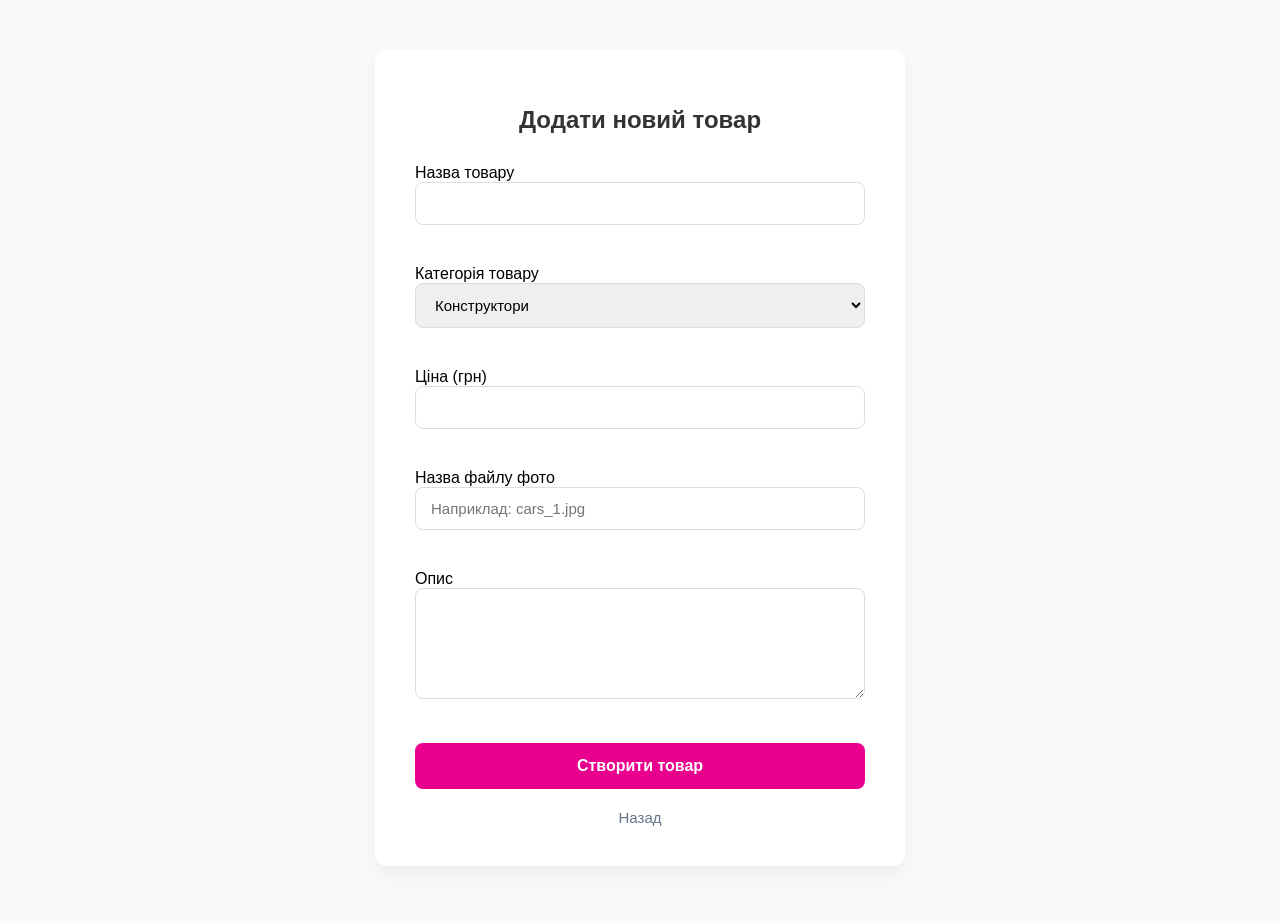
<file: admin_panel/add/add_product.html>
<!DOCTYPE html>
<html lang="uk">

<head>
    <meta charset="UTF-8">
    <title>Додати товар | Адмін-панель</title>
    <link href="https://fonts.googleapis.com/css2?family=Inter:wght@400;500;600&display=swap" rel="stylesheet">
    <link rel="stylesheet" href="add_product.css">
</head>
<body>
<div class="form-wrapper">
    <div class="form-container">
        <div class="form-header">
            <h1>Додати новий товар</h1>
        </div>
        <form id="productForm" action="add_product.php" method="POST">
            <div class="form-group">
                <label for="p_name">Назва товару</label>
                <input type="text" id="p_name" name="p_name" required>
            </div>
            <div class="form-group">
                <label for="catid">Категорія товару</label>
                <select id="catid" name="catid" required>
                    <option value="1">Конструктори</option>
                    <option value="2">Машинки</option>
                    <option value="3">Ляльки</option>
                    <option value="4">Настільні ігри</option>
                    <option value="5">М'які іграшки</option>
                    <option value="6">Розвиваючі іграшки</option>
                    <option value="7">Іграшки для немовлят</option>
                    <option value="8">Товари для школи</option>
                </select>
            </div>
            <div class="form-group">
                <label for="p_price">Ціна (грн)</label>
                <input type="number" step="0.01" id="p_price" name="p_price" required>
            </div>
            <div class="form-group">
                <label for="image_name">Назва файлу фото</label>
                <input type="text" id="image_name" name="image_name" placeholder="Наприклад: cars_1.jpg" required>
             </div>
            <div class="form-group">
                <label for="description">Опис</label>
                <textarea id="description" name="description" rows="5"></textarea>
            </div>
            <button type="submit"class="btn-submit">Створити товар
            </button>
        </form>
        <div class="back-wrapper">
            <a href="../dashboard/admin_dashboard.php"class="btn-back"> Назад </a>
        </div>
    </div>
</div>
</body>
</html>
</file>
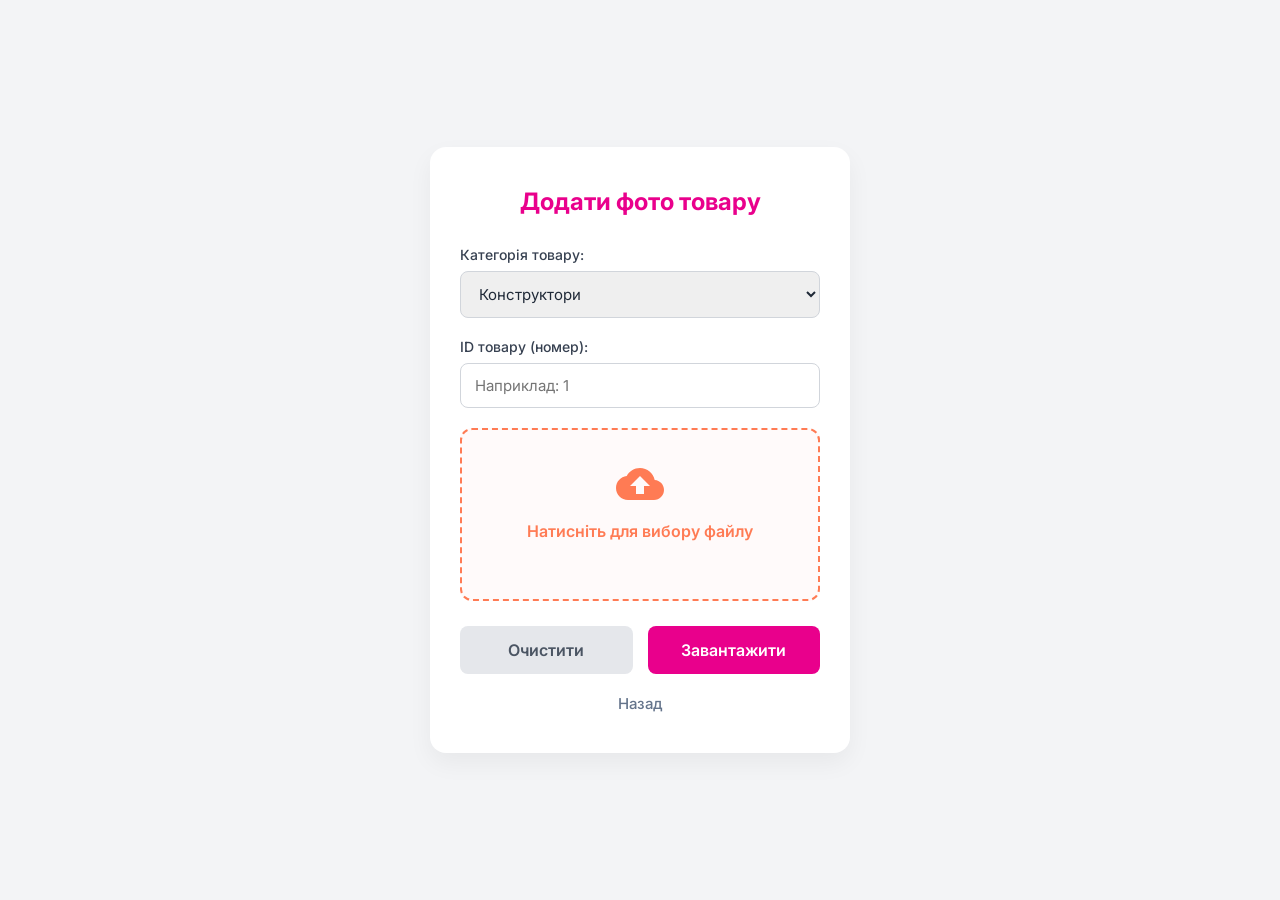
<file: admin_panel/upload/upload_form.html>
<!DOCTYPE html>
<html lang="uk">
<head>
    <meta charset="UTF-8">
    <title>Завантаження зображення | Адмінка</title>
    <link href="https://fonts.googleapis.com/css2?family=Inter:wght@400;500;600;700&display=swap" rel="stylesheet">
    <link rel="stylesheet" href="upload_form.css">
</head>
<body>

<div class="upload-container">
    <h1>Додати фото товару</h1>

    <form action="upload_product.php" method="POST" enctype="multipart/form-data" id="uploadForm">


        <div class="form-group">
            <label for="category">Категорія товару:</label>
            <select name="category" id="category" required>
                <option value="constructors">Конструктори</option>
                <option value="cars">Машинки</option>
                <option value="dolls">Ляльки</option>
                <option value="board_games">Настільні ігри</option>
                <option value="soft_toys">М'які іграшки</option>
                <option value="educational">Розвиваючі іграшки</option>
                <option value="baby_toys">Іграшки для немовлят</option>
                <option value="school_items">Товари для школи</option>
            </select>
        </div>

        <div class="form-group">
            <label for="product_id">ID товару (номер):</label>
            <input type="number" name="product_id" id="product_id" placeholder="Наприклад: 1" required>
        </div>

        <label for="imageInput" class="custom-file-upload" id="dropZone">
            <svg class="upload-icon" xmlns="http://www.w3.org/2000/svg" viewBox="0 0 24 24" fill="currentColor">
                <path d="M19.35 10.04C18.67 6.59 15.64 4 12 4 9.11 4 6.6 5.64 5.36 8.04 2.34 8.36 0 10.91 0 14c0 3.31 2.69 6 6 6h13c2.76 0 5-2.24 5-5 0-2.64-2.05-4.78-4.65-4.96zM14 13v4h-4v-4H7l5-5 5 5h-3z"/>
            </svg>
            <span id="labelText" class="label-text">Натисніть для вибору файлу</span>
            <p id="fileName" class="file-name"></p>
        </label>

        <input type="file" name="image" id="imageInput" hidden required accept="image/*">

        <div class="btn-group">
            <button type="reset" id="resetBtn" class="btn-reset">Очистити</button>
            <button type="submit" name="add" class="btn-submit">Завантажити</button>
        </div>
        <div class="back-wrapper">
            <a href="../dashboard/admin_dashboard.php" class="btn-back">Назад</a>
        </div>
    </form>
</div>

<script src="upload.js"></script>

</body>
</html>
</file>
<file: main/style.css>
* {
    margin: 0;
    padding: 0;
    box-sizing: border-box;
}

html, body {
    height: 100%;
}

body {
    font-family: 'Segoe UI', Tahoma, Geneva, Verdana, sans-serif;
    background-color: #f9f9fb;
    color: #333;
    line-height: 1.6;
    display: flex;
    flex-direction: column;
    min-height: 100vh;
}

.main_content {
    position: relative;
    flex: 1 0 auto;
    display: flex;
    flex-direction: column;
}

/* ===== БАНЕР ===== */
.top-banner {
    background-color: #e9008c;
    display: flex;
    justify-content: center;
}

.banner-container {
    width: 100%;
    max-width: 1050px;
}

.banner-container img {
    width: 100%;
    height: auto;
    display: block;
}

/* ===== ХЕДЕР ===== */
.top-header {
    background-color: #ffffff;
    padding: 15px 0;
    border-bottom: 1px solid #eee;
}

.top-header .header-container {
    max-width: 1200px;
    margin: 0 auto;
    padding: 0 20px;
    display: flex;
    align-items: center;
    justify-content: space-between;
    gap: 30px;
}

.logo {
    font-size: 28px;
    font-weight: 800;
    color: #e9008c;
    text-decoration: none;
    white-space: nowrap;
}

.logo span {
    color: #ff7f50;
}

/* ===== ПОШУК ===== */
.search-box {
    display: flex;
    flex-grow: 1;
    max-width: 600px;
}

.search-box input {
    width: 100%;
    padding: 12px 20px;
    border: 2px solid #efefef;
    border-right: none;
    border-radius: 8px 0 0 8px;
    font-size: 15px;
    outline: none;
    background-color: #f5f5f5;
    transition: 0.3s;
}

.search-box input:focus {
    background-color: #fff;
    border-color: #e9008c;
}

.search-box button {
    background-color: #e9008c;
    color: white;
    border: none;
    padding: 0 25px;
    border-radius: 0 8px 8px 0;
    font-size: 16px;
    font-weight: 600;
    cursor: pointer;
    transition: 0.3s;
}

.search-box button:hover {
    background-color: #c00075;
}

/* ===== ІКОНКИ ХЕДЕРА ===== */
.header-actions {
    display: flex;
    gap: 25px;
}

.action-item {
    display: flex;
    flex-direction: column;
    align-items: center;
    text-decoration: none;
    color: #333;
    font-weight: 600;
    font-size: 13px;
    transition: 0.3s;
}

.action-item:hover {
    color: #e9008c;
}

.icon-wrap {
    position: relative;
    font-size: 24px;
    margin-bottom: 3px;
    color: #4b4bbd;
}

.badge {
    position: absolute;
    top: -5px;
    right: -10px;
    background-color: #e9008c;
    color: white;
    font-size: 11px;
    width: 18px;
    height: 18px;
    display: flex;
    justify-content: center;
    align-items: center;
    border-radius: 50%;
    border: 2px solid #fff;
}

/* ===== НАВІГАЦІЯ ===== */
nav {
    background-color: #ff7f50;
    position: sticky;
    top: 0;
    z-index: 1000;
    display: flex;
    align-items: center;
    justify-content: center;
    padding: 0 20px;
}

.nav-container {
    display: flex;
    align-items: center;
    justify-content: center;
    padding: 0 20px;
}

/* ===== КНОПКА КАТАЛОГ ===== */
.catalog-btn {
    display: flex;
    align-items: center;
    gap: 12px;
    background-color: #e9008c;
    color: white;
    padding: 15px 30px;
    font-size: 16px;
    font-weight: 700;
    text-decoration: none;
    letter-spacing: 0.5px;
    transition: all 0.3s ease;
    white-space: nowrap;
    border-radius: 8px;
    margin-right: 30px;
    border: none;
    cursor: pointer;
    font-family: inherit;
}

.catalog-btn i {
    font-size: 18px;
}

.catalog-btn:hover {
    background-color: #c00075;
    transform: translateY(-1px);
    box-shadow: 0 4px 12px rgba(233, 0, 140, 0.3);
}

/* ===== МЕНЮ ===== */
nav .nav-menu {
    display: flex;
    gap: 5px;
    list-style: none;
    margin: 0;
    padding: 0;
}

nav .nav-menu li a {
    display: block;
    padding: 15px 20px;
    color: white;
    text-decoration: none;
    font-weight: 600;
    font-size: 15px;
    border-radius: 8px;
    transition: all 0.3s ease;
}

nav .nav-menu li a:hover {
    background-color: rgba(255, 255, 255, 0.2);
    transform: translateY(-1px);
}

/* ===== ОСНОВНИЙ КОНТЕНТ ===== */
.content-wrapper {
    display: flex;
    max-width: 1200px;
    margin: 30px auto;
    padding: 0 20px;
    gap: 30px;
    align-items: flex-start;
}

/* ===== САЙДБАР ===== */
.sidebar {
    width: 260px;
    flex-shrink: 0;
    background: #fff;
    padding: 20px;
    border-radius: 12px;
    box-shadow: 0 2px 10px rgba(0,0,0,0.05);
}

.sidebar h3 {
    margin-bottom: 15px;
    color: #e9008c;
    font-size: 16px;
    text-transform: uppercase;
    border-bottom: 1px solid #eee;
    padding-bottom: 10px;
}

.filter-list {
    list-style: none;
    margin-bottom: 20px;
}

.filter-list li {
    margin-bottom: 10px;
    display: flex;
    align-items: center;
    gap: 10px;
    font-size: 14px;
    cursor: pointer;
}

/* ===== СЕКЦІЯ ТОВАРІВ ===== */
.products-section {
    flex-grow: 1;
    min-width: 0;
    max-width: 1200px;
    margin: 0 auto 20px auto;
    padding: 0 10px;
}

.products-section h2 {
    font-size: 24px;
    margin-bottom: 20px;
    text-align: center;
    color: #333;
}

/* ===== СЛАЙДЕР ===== */
.slider-container {
    position: relative;
    width: 100%;
    max-width: 900px;
    margin: 30px auto;
    overflow: hidden;
    border-radius: 12px;
    box-shadow: 0 4px 15px rgba(0,0,0,0.08);
}

.slider {
    display: flex;
    transition: transform 0.6s cubic-bezier(0.4, 0, 0.2, 1);
}

.slide {
    min-width: 100%;
}
.slide img {
    width: 100%;
    height: 260px;
    object-fit: cover;
    display: block;
}
.slider-btn {
    position: absolute;
    top: 50%;
    transform: translateY(-50%);
    background: rgba(255, 255, 255, 0.9);
    border: none;
    width: 40px;
    height: 40px;
    border-radius: 50%;
    cursor: pointer;
    color: #e9008c;
    font-size: 20px;
    z-index: 5;
    transition: 0.3s;
}

.slider-btn:hover { 
    background: #e9008c; 
    color: #fff; 
}

.prev-btn { left: 15px; }
.next-btn { right: 15px; }

.slider-dots {
    position: absolute;
    bottom: 15px;
    width: 100%;
    display: flex;
    justify-content: center;
    gap: 8px;
}

.dot {
    width: 10px;
    height: 10px;
    background: rgba(255,255,255,0.5);
    border-radius: 50%;
    cursor: pointer;
}

.dot.active { 
    background: #e9008c; 
    width: 25px; 
    border-radius: 10px; 
}

/* ===== КАРУСЕЛЬ ТОВАРІВ ===== */
.products-grid {
    display: flex;
    margin-bottom: 20px;
    position: relative;
    align-items: center;
}

.products-carusel {
    display: flex;
    gap: 20px;
    overflow-x: auto;
    scroll-behavior: smooth;
    padding: 15px 5px;
    scrollbar-width: none;
    width: 100%;
}

.products-carusel::-webkit-scrollbar {
    display: none;
}

.card_image {
    flex: 0 0 220px;
    background: #fff;
    padding: 20px;
    border-radius: 12px;
    border: 1px solid #f0f0f0;
    transition: transform 0.3s ease, box-shadow 0.3s ease; 
    display: flex;
    flex-direction: column;
    align-items: center;
    min-height: 340px;
}

.card_image img {
    width: 100%;
    height: 140px;
    object-fit: contain; 
    margin-bottom: 15px;
}

.product-title {
    font-size: 15px;
    color: #333;
    margin-bottom: 10px;
    text-align: center;
    flex-grow: 1; 
}

.product-price {
    font-size: 18px;
    font-weight: 700;
    color: #e9008c;
    margin-bottom: 15px;
}

.card_image:hover {
    transform: translateY(-5px);
    box-shadow: 0 10px 20px rgba(0,0,0,0.08);
}

.buy-btn {
    background: #ff7f50;
    color: #fff;
    border: none;
    padding: 10px 0;
    width: 100%;
    border-radius: 8px;
    font-weight: 700;
    cursor: pointer;
    margin-top: auto;
    transition: opacity 0.2s ease, visibility 0.2s ease, background-color 0.3s ease; 
    opacity: 0; 
    visibility: hidden; 
}

.card_image:hover .buy-btn {
    opacity: 1; 
    visibility: visible;
}

.buy-btn:hover { 
    background: #e9008c; 
}

/* ===== СТРІЛКИ КАРУСЕЛІ ===== */
.btn-carusel {
    position: absolute;
    top: 50%;
    transform: translateY(-50%);
    background: #fff;
    border: 1px solid #ddd;
    width: 45px;
    height: 45px;
    border-radius: 50%;
    cursor: pointer;
    color: #e9008c;
    font-size: 20px;
    z-index: 10;
    box-shadow: 0 4px 10px rgba(0,0,0,0.1);
    transition: 0.3s;
    display: flex;
    justify-content: center;
    align-items: center;
}

.btn-carusel:hover {
    background: #e9008c;
    color: #fff;
    border-color: #e9008c;
}

.prev { left: -20px; }
.next { right: -20px; }

/* ===== БРЕНД КОНТЕНТ ===== */
.brands-section {
    max-width: 1200px;
    margin: 60px auto;
    padding: 0 20px;
    text-align: center;
}

.brands-section h2 {
    font-size: 28px;
    margin-bottom: 25px;
    color: #333;
}

.brands-tabs {
    display: flex;
    justify-content: center;
    gap: 15px;
    flex-wrap: wrap;
    margin-bottom: 30px;
}

.tab-btn {
    padding: 12px 24px;
    border: 2px solid transparent;
    border-radius: 30px;
    background-color: white;
    color: #333;
    font-size: 16px;
    font-weight: 700;
    cursor: pointer;
    transition: all 0.3s ease;
    box-shadow: 0 2px 8px rgba(0,0,0,0.05);
}

.tab-btn:hover {
    color: #e9008c;
    transform: translateY(-2px);
}

.tab-btn.active {
    border-color: #1793b8;
    color: #1793b8;
    background-color: #f5fcff;
}

.tab-content-box {
    background: white;
    border-radius: 16px;
    padding: 30px;
    box-shadow: 0 4px 20px rgba(0,0,0,0.08);
    min-height: 280px;
    display: flex;
    justify-content: center;
    align-items: center;
}

.brand-content {
    display: flex;
    align-items: center;
    gap: 30px;
    width: 100%;
    text-align: left;
}

.brand-content img {
    width: 220px;
    height: 220px;
    object-fit: contain;
    border-radius: 12px;
    flex-shrink: 0;
}

.brand-content h3 {
    font-size: 24px;
    color: #e9008c;
    margin-bottom: 12px;
}

.brand-content p {
    font-size: 16px;
    line-height: 1.6;
    color: #555;
}

/* ===== ФУТЕР ===== */
footer {
    flex-shrink: 0;
    background-color: #333;
    color: white;
    text-align: center;
    padding: 15px;
    width: 100%;
    margin-top: auto;
    z-index: 10;
}

/* ===== АДАПТИВНІСТЬ ===== */
@media screen and (max-width: 768px) {
    .btn-carusel {
        display: none !important;
    }
    
    .products-carusel {
        padding: 15px 10px;
        gap: 15px;
        scroll-snap-type: x mandatory;
    }

    .card_image {
        flex: 0 0 200px;
        min-height: 300px;
        scroll-snap-align: center;
    }

    .top-header .header-container {
        flex-direction: column;
        gap: 15px;
        padding: 15px;
    }

    .search-box {
        width: 100%;
        max-width: 100%;
        order: 2;
    }

    .header-actions {
        width: 100%;
        justify-content: space-around;
        order: 3;
    }

    .logo {
        order: 1;
    }

    .nav-container {
        flex-wrap: wrap;
        justify-content: center;
        padding: 10px;
        gap: 8px;
    }
    
    .catalog-btn {
        margin-right: 0;
        padding: 10px 20px;
        border-radius: 8px;
    }

    nav .nav-menu {
        justify-content: center;
        flex-wrap: wrap;
        gap: 5px;
    }
    
    nav .nav-menu li a {
        padding: 10px 15px;
        font-size: 14px;
    }
    
    .content-wrapper {
        flex-direction: column;
        padding: 10px;
    }

    .sidebar {
        width: 100%;
        margin-bottom: 20px;
    }

    .products-carusel {
        display: flex;
        flex-direction: column;
        overflow-x: hidden; 
        gap: 15px;
    }

    .card_image {
        width: 100%;
    }

    .slide img {
        height: 200px;
    }
        .brand-content {
        flex-direction: column;
        text-align: center;
    }

    .brand-content img {
        width: 170px;
        height: 170px;
    }

    .tab-btn {
        width: 100%;
        max-width: 250px;
    }

    .tab-content-box {
        padding: 20px;
    }
}
</file>
<file: authorization/auth_style.css>
h1{
    margin-bottom:20px;
    text-align: center;
    margin-top: 35px;
    color: #333;
}
.auth-container{
    max-width: 400px;
    margin: 0 auto;
    padding: 20px;
    background-color: white;
    border-top: 5px solid #ff7f50;
    border-radius: 15px;
    margin-bottom: 40px;
    box-shadow: 0 4px 8px rgba(0, 0, 0, 0.1);
}
#auth-form input[type="email"],
#auth-form input[type="password"] {
    width: 100%;
    padding: 12px;
    margin-bottom: 15px;
    border: 1px solid #ccc;
    border-radius: 8px;
    font-size: 14px;
    outline: none;
}

#auth-form input[type="email"]:focus,
#auth-form input[type="password"]:focus {
    border-color: #ff7f50;
}

#auth-form button {
    width: 100%;
    padding: 16px;
    border: none;
    border-radius: 8px;
    font-size: 16px;
    font-weight: bold;
    cursor: pointer; 
    transition: background-color 0.3s;
}

#auth-form button[type="submit"] {
    background-color: #ff7f50;
    color: white;
    margin-top: 15px;
}

#auth-form button[type="submit"]:hover {
    background-color: #e85d2a;
}

#auth-form button[type="button"] {
    background-color: #f1f1f1;
    color: #333;
    margin-top: 10px;
}

#auth-form button[type="button"]:hover {
    background-color: #e0e0e0;
}

#auth-form a {
    color: #e9008c;
    text-decoration: none;
    display: block;
    text-align: center;
    font-weight: bold;
    margin-top: 25px;
}

#auth-form a:hover {
    text-decoration: underline; 
}

#auth-form h3 {
    text-align: center;
    margin-top: 25px;
    margin-bottom: 15px;
    font-size: 16px;
    color: #666;
}

.google-icon {
    width: 80px;
    margin: 0 auto;
    display: block;
}
.error-msg {
    color: red;
    font-size: 12px;
    display: none;
    margin-bottom: 15px; 
}
</file>
<file: brands/brands.css>
.brands-page {
    padding: 40px 20px;
    background-color: #fcfcfc;
    font-family: 'Segoe UI', Tahoma, Geneva, Verdana, sans-serif;
}

.brands-container {
    max-width: 1200px;
    margin: 0 auto;
}

.page-title {
    text-align: center;
    color: #333;
    font-size: 2.5rem;
    margin-bottom: 30px;
}

.alphabet-filter {
    display: flex;
    flex-wrap: wrap;
    justify-content: center;
    gap: 10px;
    margin-bottom: 40px;
}

.letter-btn {
    background: white;
    color: #555;
    border: 2px solid #eee;
    width: 45px;
    height: 45px;
    border-radius: 10px;
    font-size: 1.1rem;
    font-weight: bold;
    cursor: pointer;
    transition: all 0.2s ease;
    display: flex;
    align-items: center;
    justify-content: center;
}

.letter-btn:first-child {
    width: auto;
    padding: 0 20px;
}

.letter-btn:hover {
    border-color: #ff7f50;
    color: #ff7f50;
    transform: translateY(-2px);
}

.letter-btn.active {
    background: #e9008c;
    color: white;
    border-color: #e9008c;
}

.brands-grid {
    display: grid;
    grid-template-columns: repeat(auto-fill, minmax(180px, 1fr));
    gap: 25px;
}

.brand-card {
    background: white;
    border-radius: 16px;
    padding: 20px;
    text-decoration: none; 
    display: flex;
    flex-direction: column;
    align-items: center;
    box-shadow: 0 5px 15px rgba(0,0,0,0.04);
    border: 2px solid transparent;
    transition: transform 0.3s ease, box-shadow 0.3s ease, border-color 0.3s ease;
}

.brand-card:hover {
    transform: translateY(-8px);
    box-shadow: 0 15px 30px rgba(233, 0, 140, 0.1);
    border-color: #ffe4e1;
}

.brand-logo-wrap {
    height: 100px;
    width: 100%;
    display: flex;
    align-items: center;
    justify-content: center;
    margin-bottom: 15px;
}

.brand-logo-wrap img {
    max-width: 90%;
    max-height: 80%;
    object-fit: contain;
    transition: transform 0.3s ease;
}

.brand-card:hover img {
    transform: scale(1.05);
}

.brand-card h3 {
    color: #333;
    font-size: 1.1rem;
    margin: 0;
    text-align: center;
}
</file>
<file: dostavka/oplata.css>
h1{
    text-align: center;
    margin: 30px 0;
}

.section-subtitle {
    font-size: 1.8rem;
    color: #333;
    margin-bottom: 30px;
    display: flex;
    align-items: center;
    gap: 15px;
}
.info-section {
    padding: 20px 0;
}

.section-subtitle {
    margin-left: 10px;
    margin-bottom: 25px;
}
.container {
    max-width: 1200px;
    margin: 0 auto;
    padding: 0 30px; 
}
.info-page .section-subtitle i {
    color: #ff7f50;
}

.info-card .icon-wrap i {
    color: #ff7f50; 
}

.info-card .fa-apple-pay {
    color: #000 !important;
}
.section-subtitle i {
    color: #e9008c; 
}
.info-grid {
    display: grid;
    grid-template-columns: repeat(auto-fit, minmax(300px, 1fr));
    gap: 25px;
}

.info-card {
    background: white;
    padding: 50px;
    border-radius: 20px;
    box-shadow: 0 10px 30px rgba(0,0,0,0.05);
    transition: transform 0.3s ease;
    text-align: center;
}

.info-card:hover {
    transform: translateY(-5px);
}

.brand-mini-logo {
    height: 40px;
    margin-bottom: 20px;
    object-fit: contain;
}

.info-card h3 {
    margin-bottom: 15px;
    font-size: 1.3rem;
    color: #222;
}

.info-card p {
    color: #666;
    line-height: 1.6;
    margin-bottom: 20px;
}

.price-tag {
    display: inline-block;
    padding: 5px 15px;
    background: #fff0f6;
    color: #e9008c;
    border-radius: 50px;
    font-weight: bold;
    font-size: 0.9rem;
}
</file>
<file: kontakti/kontakti.css>
.contacts-page {
    padding: 40px 0 60px;
    background-color: #f9f9f9;
}
.container {
    max-width: 1200px; 
    margin: 0 auto;    
    padding: 0 30px;   
}
.contacts-page .page-title {
    margin-bottom: 40px;
    color: #333;
}
.contacts-wrapper {
    display: flex;
    gap: 50px;
    align-items: flex-start;
    justify-content: center;
    padding: 0 20px;
}
.contact-info {
    flex: 1; 
    display: flex;
    flex-direction: column;
    gap: 20px;
    max-width: 500px;
}
.contact-card {
    background: white;
    padding: 20px;
    border-radius: 15px;
    box-shadow: 0 4px 15px rgba(0,0,0,0.05);
    display: flex;
    align-items: center;
    gap: 20px;
}
.contact-card .icon-wrap {
    font-size: 30px;
    color: #ff7f50;
    width: 50px;
    text-align: center;
    margin: 0;
}
.contact-card h3 {
    margin: 0 0 5px 0;
    font-size: 1.1rem;
    color: #333;
}
.contact-card p, .contact-card a {
    margin: 0;
    color: #666;
    text-decoration: none;
    line-height: 1.5;
}

.contact-card a:hover {
    color: #e9008c;
}
.contact-form-container {
    flex: 1;
    max-width: 600px;
    background: white;
    padding: 40px;
    border-radius: 15px;
    box-shadow: 0 4px 15px rgba(0,0,0,0.05);
}

.contact-form-container h2 {
    margin-top: 0;
    color: #333;
}

.contact-form-container > p {
    color: #666;
    margin-bottom: 25px;
}

.form-group {
    margin-bottom: 20px;
}

.form-group label {
    display: block;
    margin-bottom: 8px;
    font-weight: 500;
    color: #444;
}

.form-group input,
.form-group textarea {
    width: 100%;
    padding: 12px 15px;
    border: 1px solid #ddd;
    border-radius: 8px;
    font-size: 1rem;
    font-family: inherit;
    transition: border-color 0.3s;
    box-sizing: border-box;
}

.form-group input:focus,
.form-group textarea:focus {
    outline: none;
    border-color: #e9008c;
    box-shadow: 0 0 0 3px rgba(233, 0, 140, 0.1);
}

.submit-btn {
    background-color: #e9008c;
    color: white;
    border: none;
    padding: 15px 30px;
    font-size: 1.1rem;
    font-weight: bold;
    border-radius: 8px;
    cursor: pointer;
    width: 100%;
    transition: background-color 0.3s;
}

.submit-btn:hover {
    background-color: #c70077;
}
</file>
<file: koshik/cart.css>
.cart-page {
    max-width: 900px;
    margin: 30px auto;
    padding: 0 20px;
    flex: 1;
}

.cart-title {
    color: #e9008c;
    margin-bottom: 25px;
    font-size: 28px;
}

.cart-title i {
    margin-right: 10px;
}

.cart-empty {
    color: #888;
    text-align: center;
    padding: 40px 0;
    background: transparent;
    border-radius: 0;
}

.cart-empty-icon {
    font-size: 48px;
    display: block;
    margin-bottom: 15px;
    color: #ddd;
}

.basket-items-list {
    display: flex;
    flex-direction: column;
    gap: 10px;
}

.basket-item {
    display: flex;
    align-items: center;
    gap: 15px;
    padding: 15px;
    background: #fff;
    border-left: 5px solid #ff7f50;
    border-radius: 8px;
    box-shadow: 0 3px 10px rgba(0,0,0,0.04);
}

.basket-item-img {
    width: 80px;
    height: 80px;
    object-fit: contain;
    border-radius: 8px;
    border: 1px solid #eee;
}

.basket-item-info {
    flex-grow: 1;
    display: flex;
    flex-direction: column;
}

.basket-item-info strong {
    color: #333;
    font-size: 0.95rem;
}

.basket-item-info span {
    color: #a0a0a0;
    font-size: 0.8rem;
    margin-top: 4px;
}

.basket-item-actions {
    display: flex;
    align-items: center;
    gap: 8px;
}

.basket-item-qty {
    font-weight: bold;
    min-width: 20px;
    text-align: center;
}

.btn-qty {
    background: #f0f0f0;
    border: none;
    width: 28px;
    height: 28px;
    border-radius: 50%;
    cursor: pointer;
    font-weight: bold;
    font-size: 16px;
    display: flex;
    align-items: center;
    justify-content: center;
    transition: all 0.2s;
}

.btn-qty:hover {
    background: #ff7f50;
    color: white;
}

.btn-remove {
    background: #ffeeef;
    color: #ff4d4d;
    border: none;
    width: 28px;
    height: 28px;
    border-radius: 50%;
    cursor: pointer;
    display: flex;
    justify-content: center;
    align-items: center;
    transition: all 0.3s;
}

.btn-remove:hover {
    background: #ff4d4d;
    color: white;
}

.basket-total {
    text-align: right;
    padding: 15px 0;
    font-weight: bold;
    font-size: 18px;
    border-top: 2px solid #eee;
    margin-top: 15px;
}

.basket-total span {
    color: #e9008c;
}

.btn-checkout {
    width: 100%;
    padding: 15px;
    background: #e9008c;
    color: white;
    border: none;
    border-radius: 10px;
    font-size: 16px;
    font-weight: bold;
    cursor: pointer;
    margin-top: 15px;
    transition: background 0.3s;
}

.btn-checkout:hover {
    background: #c00075;
}

.checkout-page {
    max-width: 1200px;
    margin: 30px auto;
    padding: 0 20px;
    flex: 1;
}

.checkout-title {
    color: #e9008c;
    margin-bottom: 25px;
    font-size: 28px;
}

.checkout-title i {
    margin-right: 10px;
}

.checkout-layout {
    display: flex;
    gap: 60px;
    align-items: flex-start;
}

.checkout-items-col {
    flex: 0 0 400px;
    background: #fff;
    padding: 25px;
    border-radius: 14px;
    box-shadow: 0 6px 20px rgba(0,0,0,0.06);
}

.checkout-items-col h3 {
    margin-bottom: 15px;
    color: #333;
}

.checkout-form-col {
    flex: 1;
}

.checkout-item {
    display: flex;
    align-items: center;
    gap: 15px;
    padding: 12px 0;
    border-bottom: 1px solid #eee;
}

.checkout-item:last-child {
    border-bottom: none;
}

.checkout-item-img {
    width: 60px;
    height: 60px;
    object-fit: contain;
    border-radius: 8px;
    border: 1px solid #eee;
}

.checkout-item-info {
    flex-grow: 1;
}

.checkout-item-info strong {
    display: block;
    color: #333;
    font-size: 14px;
}

.checkout-item-info span {
    color: #999;
    font-size: 12px;
}

.checkout-item-price {
    font-weight: bold;
    color: #e9008c;
    white-space: nowrap;
}

.checkout-total {
    text-align: right;
    padding-top: 15px;
    margin-top: 10px;
    border-top: 2px solid #eee;
    font-weight: bold;
    font-size: 18px;
}

.checkout-total span {
    color: #e9008c;
    font-size: 22px;
}

.order-form {
    background: #fff;
    padding: 35px 40px;
    border-radius: 14px;
    box-shadow: 0 6px 20px rgba(0,0,0,0.06);
    border-top: 4px solid #e9008c;
}

.order-form h3 {
    color: #333;
    margin-bottom: 5px;
    font-size: 20px;
}

.order-form h3 i {
    color: #e9008c;
    margin-right: 8px;
}

.form-section-title {
    color: #333;
    margin: 25px 0 15px 0;
    font-size: 16px;
    border-bottom: 2px solid #f0f0f0;
    padding-bottom: 8px;
    font-weight: 700;
}

.form-section-title:first-of-type {
    margin-top: 15px;
}

.form-row {
    display: flex;
    gap: 15px;
}

.form-col {
    flex: 1;
}

.form-group {
    margin-bottom: 18px;
    width: 100%;
}

.form-group label {
    display: block;
    margin-bottom: 6px;
    font-size: 14px;
    font-weight: 600;
    color: #555;
}

.form-group input,
.form-group select,
.form-group textarea {
    width: 100%;
    padding: 14px 16px;
    border: 2px solid #eee;
    border-radius: 8px;
    font-size: 15px;
    font-family: inherit;
    transition: border-color 0.3s;
    outline: none;
    box-sizing: border-box;
}

.form-group input:focus,
.form-group select:focus,
.form-group textarea:focus {
    border-color: #e9008c;
}

.btn-submit-order {
    width: 100%;
    padding: 16px;
    background: #e9008c;
    color: white;
    border: none;
    border-radius: 10px;
    font-size: 17px;
    font-weight: bold;
    cursor: pointer;
    transition: background 0.3s;
    margin-top: 15px;
}

.btn-submit-order:hover {
    background: #c00075;
}
.input-error {
    border-color: #ff4d4d !important;
    background-color: #fffafa;
}

.error-message {
    color: #ff4d4d;
    font-size: 12px;
    margin-top: 5px;
    display: block;
    font-weight: 600;
}

/* ===== АДАПТИВНІСТЬ ===== */
@media screen and (max-width: 900px) {
    .checkout-layout {
        flex-direction: column-reverse;
        gap: 20px;
    }
    
    .checkout-items-col {
        flex: none;
        width: 100%;
    }
}

@media screen and (max-width: 600px) {
    .form-row {
        flex-direction: column;
        gap: 0;
    }
    
    .order-form {
        padding: 25px 20px;
    }
}
</file>
<file: registration/register.css>
h1{
    margin-bottom:20px;
    text-align: center;
    margin-top: 35px;
    color: #333;
}
.register_container{
    max-width: 400px;
    margin: 0 auto;
    padding: 20px;
    background-color: white;
    border-top: 5px solid #ff7f50;
    border-radius: 15px;
    margin-bottom: 40px;
    box-shadow: 0 4px 8px rgba(0, 0, 0, 0.1);
}
#register_form input[type="text"],
#register_form input[type="email"],
#register_form input[type="password"]
{
   width: 100%;
   padding: 12px;
   margin-bottom: 15px;
   border: 1px solid #ccc;
   border-radius: 8px;
   font-size: 14px;
   outline: none;

}
#register_form input[type="text"]:focus,
#register_form input[type="email"]:focus,
#register_form input[type="password"]:focus {

    border-color: #ff7f50;
}
.error_message {
    color: red;
    font-size: 13px;
    margin-bottom: 10px;
    display: none;
}
#register_form button[type="submit"] {
    width: 100%;
    padding: 16px;
    border: none;
    border-radius: 8px;
    font-size: 16px; 
    font-weight: bold;
    cursor: pointer;
    transition: background-color 0.5s;
    background-color: #ff7f50;
    color: white;
    margin-top: 15px;
}

#register_form button[type="submit"]:hover {
    background-color: #e85d2a; 
}
#register_form h3 {
    text-align: center;
    margin-top: 25px;
    margin-bottom: 15px;
    font-size: 16px;
    color: #666;
}
.google-icon {
    width: 80px;
    margin: 0 auto;
    display: block;
}

footer {
    background: #333;
    color: #fff;
    text-align: center;
    padding: 20px;
    position: absolute;
    bottom: 0;
    width: 100%;
}
</file>
<file: admin_panel/add/add_product.css>
body {
    font-family: 'Segoe UI', Tahoma, Geneva, Verdana, sans-serif;
    background: #f9f9fb;
    margin: 0;
    padding: 0;
}

.form-container {
    width: 100%;
    max-width: 450px;
    margin: 50px auto;
    background: white;
    padding: 40px;
    border-radius: 12px;
    box-shadow: 0 8px 20px rgba(0, 0, 0, 0.05);
}

h1 {
    text-align: center;
    color: #333;
    margin-bottom: 30px;
    font-size: 24px;
}

input[type="text"], 
input[type="number"], 
textarea, 
select {
    width: 100%;
    margin-bottom: 20px;
    padding: 12px 15px;
    border: 1px solid #ddd;
    border-radius: 8px;
    box-sizing: border-box;
    font-size: 15px;
    transition: border-color 0.3s ease;
}

input:focus, textarea:focus, select:focus {
    border-color: #e9008c;
    outline: none;
}

textarea {
    resize: vertical;
    min-height: 100px;
}

input[type="file"] {
    padding: 10px;
    background: #f8f9fa;
    border: 1px dashed #ccc;
    cursor: pointer;
}

button {
    width: 100%;
    padding: 14px;
    background-color: #e9008c;
    color: white;
    border: none;
    border-radius: 8px;
    font-size: 16px;
    font-weight: bold;
    cursor: pointer;
    transition: opacity 0.3s ease, transform 0.1s ease;
}

button:hover {
    opacity: 0.9;
}

button:active {
    transform: scale(0.98);
}
.form-header {
    margin-bottom: 25px;
}

.form-group {
    margin-bottom: 20px;
}

.back-wrapper {
    margin-top: 20px;
    display: flex;
    justify-content: center;
}

.btn-back {
    display: inline-block;
    text-decoration: none;
    color: #64748b;
    font-size: 15px;
    font-weight: 500;
    transition: color 0.2s ease;
}

.btn-back:hover {
    color: #111827;
    text-decoration: underline;

}
</file>
<file: admin_panel/upload/upload_form.css>
body {
    font-family: 'Inter', sans-serif;
    background-color: #f3f4f6;
    display: flex;
    justify-content: center;
    align-items: center;
    min-height: 100vh;
    margin: 0;
}

.upload-container {
    width: 100%;
    max-width: 420px;
    background: white;
    padding: 40px 30px;
    border-radius: 16px;
    box-shadow: 0 10px 25px rgba(0, 0, 0, 0.05);
    box-sizing: border-box;
}

h1 {
    text-align: center;
    color: #e9008c;
    font-size: 24px;
    margin-top: 0;
    margin-bottom: 30px;
}

.form-group {
    margin-bottom: 20px;
}

label {
    display: block;
    font-size: 14px;
    font-weight: 500;
    color: #374151;
    margin-bottom: 8px;
}

input[type="number"],
select {
    width: 100%;
    padding: 12px 14px;
    border: 1px solid #d1d5db;
    border-radius: 8px;
    font-size: 15px;
    font-family: inherit;
    color: #1f2937;
    box-sizing: border-box;
    transition: border-color 0.2s;
}

input[type="number"]:focus,
select:focus {
    outline: none;
    border-color: #e9008c;
}

.custom-file-upload {
    display: block;
    padding: 30px 20px;
    background: #fffafa;
    border: 2px dashed #ff7b54;
    border-radius: 12px;
    text-align: center;
    cursor: pointer;
    margin-bottom: 25px;
    transition: background 0.3s ease;
}

.custom-file-upload:hover {
    background: #fff0eb;
}

.upload-icon {
    width: 48px;
    height: 48px;
    color: #ff7b54;
    margin-bottom: 10px;
}

.label-text {
    display: block;
    font-size: 16px;
    font-weight: 600;
    color: #ff7b54;
    margin-bottom: 8px;
}

.file-name {
    margin: 0;
    font-size: 14px;
    color: #4b5563;
    min-height: 20px;
}

.btn-group {
    display: flex;
    gap: 15px;
}

button {
    flex: 1;
    padding: 14px;
    border: none;
    border-radius: 8px;
    font-size: 16px;
    font-weight: 600;
    cursor: pointer;
    transition: background-color 0.2s;
    font-family: inherit;
}

.btn-reset {
    background-color: #e5e7eb;
    color: #4b5563;
}

.btn-reset:hover {
    background-color: #d1d5db;
}

.btn-submit {
    background-color: #e9008c;
    color: white;
}

.btn-submit:hover {
    background-color: #c20075;
}
.back-wrapper {
    margin-top: 20px;
    display: flex;
    justify-content: center;
}

.btn-back {
    display: inline-block;
    text-decoration: none;
    color: #64748b;
    font-size: 15px;
    font-weight: 500;
    transition: color 0.2s ease;
}

.btn-back:hover {
    color: #111827;
    text-decoration: underline;
}
</file>
